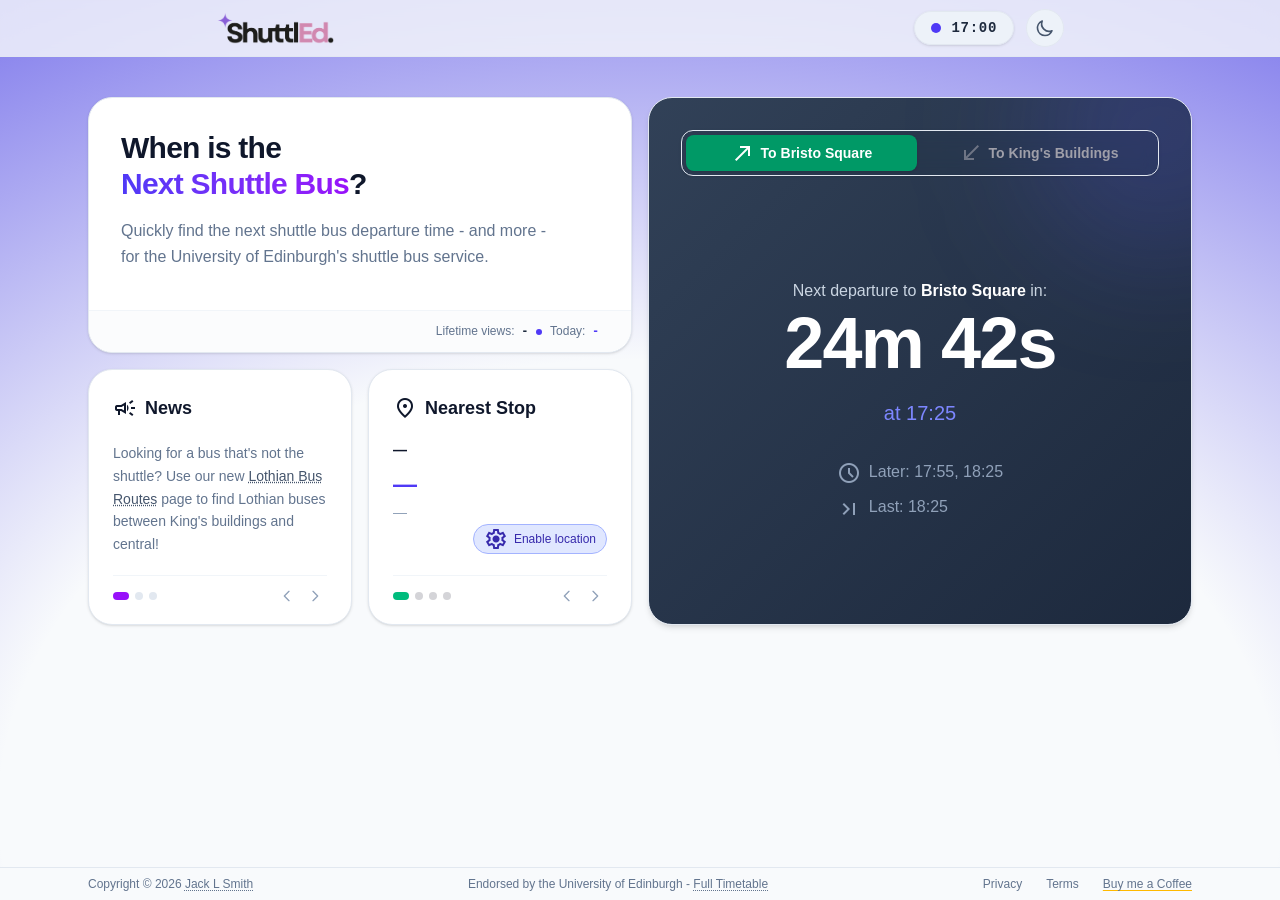
<file: index.html>
<!DOCTYPE html>
<html lang="en" class="h-full">

<head>
    <!-- Document metadata -->
    <meta charset="UTF-8">
    <meta name="viewport" content="width=device-width, initial-scale=1.0">

    <!-- SEO metadata -->
    <title>When is the Next Shuttle Bus? | ShuttlEd</title>
    <meta name="description"
        content="Quickly find the next shuttle bus departure time at the University of Edinburgh. Get real-time updates and walking distance to the nearest stop.">
    <meta name="robots" content="index, follow">
    <link rel="canonical" href="https://jack6228.github.io/Next-Shuttle-Bus/">

    <!-- Favicons (include at least one 48px-multiple PNG for Google) -->
    <link rel="icon" type="image/png" href="./favicon/favicon-96x96.png" sizes="96x96" />
    <link rel="icon" type="image/svg+xml" href="./favicon/favicon.svg" />
    <link rel="shortcut icon" href="./favicon/favicon.ico" />
    <link rel="apple-touch-icon" sizes="180x180" href="./favicon/apple-touch-icon.png" />
    <meta name="apple-mobile-web-app-title" content="ShuttlEd" />
    <link rel="manifest" href="./favicon/site.webmanifest" />

    <!-- Open Graph metadata -->
    <meta property="og:type" content="website">
    <meta property="og:url" content="https://jack6228.github.io/Next-Shuttle-Bus/">
    <meta property="og:title" content="When is the Next Shuttle Bus? | ShuttlEd">
    <meta property="og:description"
        content="Quickly find the next shuttle bus departure time at the University of Edinburgh. Get real-time updates and walking distance to the nearest stop.">
    <meta property="og:image" content="https://raw.githubusercontent.com/Jack6228/Next-Shuttle-Bus/refs/heads/main/favicon/favicon.png">
    <meta property="og:image:alt" content="ShuttlEd bus departure time preview">
    <meta property="og:site_name" content="ShuttlEd">
    <meta property="og:locale" content="en_GB">

    <!-- Twitter/X cards -->
    <meta name="twitter:card" content="summary_large_image">
    <meta name="twitter:title" content="When is the Next Shuttle Bus? | ShuttlEd">
    <meta name="twitter:description"
        content="Quickly find the next shuttle bus departure time at the University of Edinburgh.">
    <meta name="twitter:image" content="https://raw.githubusercontent.com/Jack6228/Next-Shuttle-Bus/refs/heads/main/favicon/favicon.png">

    <!-- Browser theme colors -->
    <meta name="theme-color" content="#10b981" media="(prefers-color-scheme: light)">
    <meta name="theme-color" content="#0f172a" media="(prefers-color-scheme: dark)">

    <!-- Tailwind build output -->
    <!-- <script src="https://cdn.tailwindcss.com"></script> -->
    <link rel="stylesheet" href="output.css">

    <!-- Font used by the clock -->
    <link rel="preconnect" href="https://fonts.googleapis.com">
    <link rel="preconnect" href="https://fonts.gstatic.com" crossorigin>
    <link href="https://fonts.googleapis.com/css2?family=JetBrains+Mono:wght@600&display=swap" rel="stylesheet">
    <!-- Material Symbols -->
    <link rel="stylesheet" href="https://fonts.googleapis.com/css2?family=Material+Symbols+Outlined:opsz,wght,FILL,GRAD@24,400,0,0" />

    <!-- Google Site Verification -->
    <meta name="google-site-verification" content="4o7tYkwMpDXRf1oA-fG8WzihH23llmTK_73tNOCM35s" />

    <!-- Schema.org WebSite Structured Data (Fixes Google Site Name) -->
    <script type="application/ld+json">
    {
      "@context": "https://schema.org",
      "@type": "WebSite",
      "name": "ShuttlEd",
      "alternateName": ["Next Shuttle Bus", "When is the Next Shuttle Bus?"],
      "url": "https://jack6228.github.io/Next-Shuttle-Bus/"
    }
    </script>

    <!-- Apply saved theme before first paint -->
    <script>
        // Prevents white flash on load
        const savedTheme = localStorage.getItem('theme');
        const prefersDark = window.matchMedia('(prefers-color-scheme: dark)').matches;
        if (savedTheme === 'dark' || (!savedTheme && prefersDark)) {
            document.documentElement.classList.add('dark');
        }
    </script>

    <style>
        a.dash-underline {
            text-decoration: underline;
            text-decoration-style: dotted;
            text-decoration-thickness: 1px;
            text-underline-offset: 2px;
            text-decoration-color: currentColor;
        }

        .material-symbols {
            font-variation-settings:
                'FILL' 0,
                'wght' 400,
                'GRAD' 0,
                'opsz' 24
        }

        /* Light theme */
        :root {
            --color-bg: #f8fafc;
            /* Off-white canvas */
            --gradient-from: #4f46e500;
            /* Transparent indigo */
            --gradient-to: #4f46e5;
            /* Indigo accent */
        }

        /* Dark theme */
        :root.dark,
        html.dark {
            --color-bg: #090d16;
            /* Deep navy canvas */
            --gradient-from: #9333ea00;
            /* Transparent purple */
            --gradient-to: #9333ea;
            /* Purple accent */
        }

        /* Apply theme variables */
        body {
            /* color: var(--color-text); */
            background-color: var(--color-bg);
            background-image: 
                /* radial-gradient(circle at 125% 125%, var(--gradient-from) 40%, var(--gradient-to)); */
                radial-gradient(125% 125% at 50% 90%, var(--gradient-from) 40%,
                    var(--gradient-to) 100%);
            transition: background-color 0.3s ease, color 0.3s ease;
            background-attachment: fixed;
        }
    </style>

</head>

<body
    class="h-full flex flex-col bg-slate-50 text-slate-900 dark:bg-slate-950 dark:text-slate-50 font-sans antialiased">

    <!-- Navigation -->
    <header
        class="sticky top-0 z-50 w-full border-b border-slate-200/80 dark:border-slate-800/80 bg-slate-50/80 dark:bg-slate-950/80 backdrop-blur-md">
        <div class="max-w-4xl mx-auto px-4 sm:px-6 h-14 flex items-center justify-between">
            <div class="text-xl font-bold tracking-tight text-slate-900 dark:text-white">
                <img id="logo-light" src="logoLight.png" alt="ShuttlEd Logo" class="h-8 w-auto dark:hidden">
                <img id="logo-dark" src="logoDark.png" alt="ShuttlEd Logo" class="h-8 w-auto hidden dark:block">
            </div>
            <div class="flex items-center gap-3">
                <div
                    class="flex items-center gap-2.5 px-4 py-1.5 rounded-full border border-slate-200 dark:border-slate-800 bg-slate-100/80 dark:bg-slate-900/80 shadow-sm text-sm font-mono font-semibold tracking-wider">
                    <span class="w-2.5 h-2.5 rounded-full bg-indigo-600 dark:bg-purple-500 animate-pulse"></span>
                    <span id="nav-clock" class="text-slate-800 dark:text-slate-200">--:--</span>
                </div>
                <button id="theme-toggle" aria-label="Toggle Theme"
                    class="p-2 rounded-full border border-slate-200 dark:border-slate-800 bg-slate-100/80 dark:bg-slate-900/80 hover:bg-slate-200 dark:hover:bg-slate-800 text-slate-600 dark:text-slate-400 transition-colors focus:outline-none">
                    <svg id="theme-toggle-sun" class="w-5 h-5 hidden" fill="none" stroke="currentColor"
                        viewBox="0 0 24 24">
                        <path stroke-linecap="round" stroke-linejoin="round" stroke-width="2"
                            d="M12 3v1m0 16v1m9-9h-1M4 12H3m15.364 6.364l-.707-.707M6.343 6.343l-.707-.707m12.728 0l-.707.707M6.343 17.657l-.707.707M16 12a4 4 0 11-8 0 4 4 0 018 0z" />
                    </svg>
                    <svg id="theme-toggle-moon" class="w-5 h-5 hidden" fill="none" stroke="currentColor"
                        viewBox="0 0 24 24">
                        <path stroke-linecap="round" stroke-linejoin="round" stroke-width="2"
                            d="M20.354 15.354A9 9 0 018.646 3.646 9.003 9.003 0 0012 21a9.003 9.003 0 008.354-5.646z" />
                    </svg>
                </button>
            </div>
        </div>
    </header>

    <!-- Main grid -->
    <main class="flex-1 max-w-6xl w-full mx-auto px-4 sm:px-6 py-6 sm:py-10">
        <div class="grid grid-cols-1 md:grid-cols-3 lg:grid-cols-4 gap-4 md:auto-rows-[16rem]">
            <!-- Use fixed auto-row height from md+ only; mobile rows size to content. -->

            <!-- Title -->
            <div
                class="md:col-span-2 lg:col-span-2 overflow-hidden rounded-3xl p-6 sm:p-8 border border-slate-200 dark:border-slate-800 bg-white dark:bg-slate-900 shadow-sm flex flex-col justify-between group hover:border-indigo-500/50 dark:hover:border-purple-500/50 transition-all duration-300 order-1 md:order-1">
                <!-- Clip the footer strip to rounded card corners. -->

                <div class="space-y-3">
                    <h2 class="text-2xl sm:text-3xl font-bold tracking-tight text-slate-900 dark:text-white">
                        When is the<br>
                        <span
                            class="relative inline-block
                             bg-gradient-to-r from-indigo-600 to-purple-600 dark:from-indigo-400 dark:to-purple-400 bg-clip-text text-transparent">
                            Next Shuttle Bus
                        </span>?
                    </h2>
                    <p class="text-base text-slate-500 dark:text-slate-400 max-w-md pt-1 leading-relaxed">
                        Quickly find the next shuttle bus departure time - and more - for the University of Edinburgh's shuttle bus service.
                    </p>
                </div>

                <div
                    class="-mx-6 sm:-mx-8 -mb-6 sm:-mb-8 mt-8 flex items-center justify-end border-t border-slate-100 dark:border-slate-800/80 px-6 sm:px-8 py-3 bg-slate-50/50 dark:bg-slate-900/50 rounded-b-3xl transition-all duration-300">
                    <div class="flex items-center gap-2 text-xs text-slate-500 dark:text-slate-400">
                        <p>Lifetime views:&nbsp;
                            <span id="visitorCount"
                                class="font-semibold text-slate-800 dark:text-slate-100 font-mono tracking-tight">-</span>
                        </p>
                        <span class="w-1.5 h-1.5 rounded-full bg-indigo-600 dark:bg-purple-500 animate-pulse"></span>
                        <p>Today:&nbsp;
                            <span id="visitorCountToday"
                                class="font-semibold text-indigo-600 dark:text-purple-400 font-mono tracking-tight">-</span>
                        </p>
                    </div>
                </div>
            </div>

            <!-- Countdown -->
            <div
                class="group relative flex min-h-[360px] flex-col items-center overflow-hidden rounded-3xl border border-slate-200 bg-gradient-to-br from-slate-700 to-slate-800 p-6 text-white shadow-md sm:p-8 md:col-span-1 md:row-span-2 lg:col-span-2 dark:border-slate-800 dark:from-slate-900 dark:to-slate-950 order-2 md:order-2 transition-all duration-300">
                <div
                    class="pointer-events-none absolute -right-24 -top-24 h-64 w-64 rounded-full bg-indigo-500/20 blur-3xl transition-all duration-500 group-hover:bg-indigo-500/30 dark:bg-purple-500/20 dark:group-hover:bg-purple-500/30">
                </div>

                <div class="relative z-10 flex w-full flex-1 flex-col">
                    <!-- Stretch the inner column reliably across breakpoints. -->

                    <!-- Top: Route Toggle Buttons -->
                    <div
                        class="mb-4 sm:mb-8 flex w-full rounded-xl border border-slate-200 bg-slate-900/5 p-1 shadow-sm backdrop-blur-sm dark:border-slate-700/60 dark:bg-slate-800/60 gap-1.5">
                        <!-- Full-width toggle bar with tighter spacing on small screens. -->
                        <button id="routeKB"
                            class="flex flex-1 justify-center items-center gap-1.5 rounded-lg px-2.5 sm:px-3.5 py-1.5 text-xs sm:text-sm font-semibold transition-all duration-200">
                            <!-- Equal-width buttons; compact sizing on mobile. -->
                            <span class="material-symbols-outlined text-base hidden sm:inline">north_east</span>
                               <!-- Hide icons on mobile to preserve label space. -->
                            <span>To Bristo Square</span>
                        </button>
                        <button id="routeBK"
                            class="flex flex-1 justify-center items-center gap-1.5 rounded-lg px-2.5 sm:px-3.5 py-1.5 text-xs sm:text-sm font-semibold transition-all duration-200">
                            <span
                                class="material-symbols-outlined text-base opacity-60 hidden sm:inline">south_west</span>
                            <span>To King's Buildings</span>
                        </button>
                    </div>

                    <!-- Main Timetable Countdown -->
                    <div class="flex flex-grow flex-col items-center justify-center text-center p-4">
                    
                        <!-- STATE 1: ACTIVE COUNTDOWN -->
                        <div id="stateActive" class="hidden flex flex-col items-center space-y-1">
                            <p class="text-sm sm:text-base font-medium text-slate-300 dark:text-slate-400">
                                Next departure to <span id="activeDestination" class="font-bold text-white"></span> in:
                            </p>
                            <p id="activeCountdown" class="text-6xl sm:text-7xl font-extrabold tabular-nums tracking-tight text-white mb-1">
                            </p>
                            <p id="activeDepartureTime" class="pt-4 text-xl font-medium text-indigo-400 dark:text-purple-400"></p>
                            
                        </div>
                        <!-- Supplementary Timetable Info -->
                        <div id="supplement" class="mt-8 space-y-2 text-left w-fit mx-auto">
                            <div class="flex items-center gap-2">
                                <span class="material-symbols-outlined text-base text-slate-400 mt-0.5">schedule</span>
                                <p id="timeDisplayUnderneath" class="text-base text-slate-400 dark:text-slate-500">—</p>
                            </div>
                            <div class="flex items-center gap-2">
                                <span class="material-symbols-outlined text-base text-slate-400 mt-1">last_page</span>
                                <p id="timeDisplayUnderUnder" class="text-base text-slate-400 dark:text-slate-500">—</p>
                            </div>
                        </div>
                    
                        <!-- STATE 2: FUTURE DATE / NEXT WORKING DAY -->
                        <div id="stateFuture"
                            class="hidden flex flex-col items-center space-y-3 bg-slate-800/50 border border-slate-700/60 rounded-2xl p-6 max-w-sm w-full backdrop-blur-sm">
                            <div class="p-1 text-indigo-400 rounded-full">
                                <span class="material-symbols-outlined text-3xl">event_upcoming</span>
                                <p class="text-xs uppercase tracking-wider font-semibold text-slate-400">Next Service</p>
                            </div>
                            <div>
                                <p class="text-sm text-slate-300">Shuttle to <span id="futureDestination"
                                        class="font-bold text-white"></span></p>
                            </div>
                            <p id="futureTime" class="text-4xl font-extrabold text-white tracking-tight my-1"></p>
                            <span id="futureDate"
                                class="inline-flex items-center gap-1.5 px-3 py-1 mt-2 rounded-full text-xs font-medium bg-indigo-500/20 text-indigo-300 border border-indigo-500/30">
                                —
                            </span>
                        </div>
                    
                        <!-- STATE 3: OUT OF SERVICE -->
                        <div id="stateOutOfService"
                            class="hidden flex flex-col items-center space-y-3 bg-slate-800/30 border border-slate-800 rounded-2xl p-6 max-w-sm w-full">
                            <div class="p-3 text-amber-400 rounded-full">
                                <span class="material-symbols-outlined text-3xl">block</span>
                            </div>
                            <h3 class="text-xl font-semibold text-white">No departures soon</h3>
                            <p class="text-sm text-slate-400 max-w-xs">
                                The shuttle is currently out of service until next semester.
                            </p>
                        </div>
                    
                    </div>
                </div>
            </div>

            <!-- News carousel -->
            <div data-carousel
                data-interval="8"
                data-dot-active="bg-purple-600 dark:bg-indigo-400 w-4"
                data-dot-inactive="bg-slate-200 dark:bg-slate-800 w-2"
                class="rounded-3xl p-6 border border-slate-200 dark:border-slate-800 bg-white dark:bg-slate-900 shadow-sm flex flex-col justify-between hover:border-indigo-500/50 dark:hover:border-purple-500/50 transition-all duration-300 relative overflow-hidden group order-4 md:order-3">
                
                <div>
                    <h4 class="text-lg font-bold text-slate-900 dark:text-white mb-1 flex items-center gap-2">
                        <span class="material-symbols-outlined">campaign</span>
                        <span>News</span>
                    </h4>
                </div>
            
                <!-- Slides -->
                <div class="relative flex-1 overflow-hidden min-h-[11rem] md:min-h-0">

                    <!-- Slide 3 (disabled) -->
                    <div
                        class="carousel-slide transition-all duration-500 ease-in-out transform translate-x-full opacity-0 absolute inset-0 flex flex-col justify-between pointer-events-none">
                        <div class="flex flex-col h-full min-h-[160px]">
                    
                            <p class="text-sm text-slate-500 dark:text-slate-400 leading-relaxed mt-4">
                                Looking for a bus that's not the shuttle? Use our new <a
                                    class="font-normal text-slate-600 underline decoration-dotted decoration-slate-600 hover:text-purple-600 hover:decoration-solid hover:decoration-purple-600 transition-all"
                                    href="./buses.html">Lothian Bus Routes</a> page to find Lothian buses between King's buildings and
                                central!
                            </p>
                        </div>
                    </div>

                    <!-- Slide 1 -->
                    <div
                        class="carousel-slide transition-all duration-500 ease-in-out transform translate-x-0 opacity-100 absolute inset-0 flex flex-col justify-start gap-4">
                        <div class="flex flex-col h-full min-h-[160px]">
                            <p class="text-sm text-slate-500 dark:text-slate-400 leading-relaxed mt-4">
                                New semester. New design. Check out our latest refresh, called <b>Shuttl<span class="text-indigo-600 dark:text-purple-400">Ed</span></b>, with a new layout and brand new features!
                            </p>
                        </div>
                    </div>
            
                    <!-- Slide 2 -->
                    <div
                        class="carousel-slide transition-all duration-500 ease-in-out transform translate-x-full opacity-0 absolute inset-0 flex flex-col justify-between pointer-events-none">
                        <div class="flex flex-col h-full min-h-[160px]">
                            <p class="text-sm text-slate-500 dark:text-slate-400 leading-relaxed mt-4">
                                Looking to boost your CV? Consider submitting your research for publication in the <a class="hover:text-sky-500 dark:hover:text-sky-100 transition-colors dash-underline hover:decoration-solid"
                                    href="https://journals.ed.ac.uk/esjs" target="_blank">Edinburgh Student Journal of Science</a>!
                            </p>
                        </div>
                    </div>

                </div>
            
                <!-- Navigation controls -->
                <div class="flex items-center justify-between pt-2 -mb-2 border-t border-slate-100 dark:border-slate-800 z-10 transition-all duration-300">
                    <div class="flex items-center gap-1.5">
                        <button class="carousel-dot w-4 h-2 rounded-full bg-emerald-500 dark:bg-teal-400 transition-all"
                            data-slide-to="0"></button>
                        <button class="carousel-dot w-2 h-2 rounded-full bg-zinc-300 dark:bg-zinc-700 transition-all"
                            data-slide-to="1"></button>
                        <button class="carousel-dot w-2 h-2 rounded-full bg-zinc-300 dark:bg-zinc-700 transition-all"
                            data-slide-to="2"></button>
                    </div>
                    <div class="flex items-center gap-1">
                        <button
                            class="carousel-prev p-1 rounded-md text-slate-400 hover:text-slate-900 dark:hover:text-white hover:bg-slate-100 dark:hover:bg-slate-800 transition-colors">
                            <svg class="w-4 h-4" fill="none" stroke="currentColor" viewBox="0 0 24 24">
                                <path stroke-linecap="round" stroke-linejoin="round" stroke-width="2" d="M15 19l-7-7 7-7" />
                            </svg>
                        </button>
                        <button
                            class="carousel-next p-1 rounded-md text-slate-400 hover:text-slate-900 dark:hover:text-white hover:bg-slate-100 dark:hover:bg-slate-800 transition-colors">
                            <svg class="w-4 h-4" fill="none" stroke="currentColor" viewBox="0 0 24 24">
                                <path stroke-linecap="round" stroke-linejoin="round" stroke-width="2" d="M9 5l7 7-7 7" />
                            </svg>
                        </button>
                    </div>
                </div>
            </div>

            <!-- Tools carousel -->
            <div data-carousel
                data-interval="5"
                data-dot-active="bg-emerald-500 dark:bg-teal-400 w-4"
                data-dot-inactive="bg-zinc-300 dark:bg-zinc-700 w-2"
                class="rounded-3xl p-6 border border-slate-200 dark:border-slate-800 bg-white dark:bg-slate-900 shadow-sm flex flex-col justify-between hover:border-indigo-500/50 dark:hover:border-purple-500/50 transition-all duration-300 relative overflow-hidden group order-3 md:order-4">

                <!-- Slides -->
                <div class="relative flex-1 overflow-hidden min-h-[11rem] md:min-h-0">
                    <!-- Slide 1: Location and distance -->
                    <div
                        class="carousel-slide transition-all duration-500 ease-in-out transform translate-x-0 opacity-100 absolute inset-0 flex flex-col justify-start gap-4">
                        <div>
                            <h4 class="text-lg font-bold text-slate-900 dark:text-white mb-1 flex items-center gap-2">
                                <span class="material-symbols-outlined">location_on</span>
                                <span>Nearest Stop</span>
                            </h4>
                        </div>
                        <div class="panel-value flex flex-col gap-1 text-slate-900 dark:text-white">
                            <div>
                                <span id="nearestStopValue"
                                    class="text-sm font-bold tracking-wide leading-tight block mb-2">—</span>
                            </div>
                            <div class="flex items-baseline gap-1">
                                <span id="distanceValue"
                                    class="text-2xl font-black leading-none text-indigo-600 dark:text-purple-400">—</span>
                                <span id="distanceSuffix" 
                                    class="unit text-xs font-semibold text-slate-500 tracking-wider"></span>
                            </div>
                            <div>
                                <span id="walkTimeValue"
                                    class="text-sm font-medium text-slate-400 dark:text-slate-500 leading-none">—</span>
                            </div>
                        </div>
                        <button id="locationPill"
                            class="hidden inline-flex items-center gap-1.5 px-2.5 py-0.5 text-xs font-medium rounded-full bg-indigo-100 text-indigo-800 dark:bg-indigo-950/80 dark:text-indigo-300 border border-indigo-300 dark:border-indigo-800 hover:bg-indigo-200 dark:hover:bg-indigo-900 transition-colors w-fit self-end -mt-4">
                            <span class="material-symbols-outlined text-base" id="locationIcon">settings</span>
                            <span id="locationSub">Enable location</span>
                        </button>
                    </div>

                    <!-- Slide 2: Today -->
                    <div
                        class="carousel-slide transition-all duration-500 ease-in-out transform translate-x-full opacity-0 absolute inset-0 flex flex-col justify-between pointer-events-none">
                        <div class="flex flex-col h-full min-h-[160px]">
                            <div>
                                <h4 class="text-lg font-bold text-slate-900 dark:text-white mb-1 flex items-center gap-2">
                                    <span class="material-symbols-outlined">directions_bus</span>
                                    <span>Today</span>
                                </h4>
                            </div>
                            <div class="flex-1 flex flex-col items-center justify-center text-center">
                                <div class="flex items-baseline gap-1.5">
                                    <span id="departuresRemainingLabel"
                                        class="text-5xl font-black tracking-tight text-indigo-600 dark:text-purple-400 leading-none">0</span>
                                </div>
                                <span class="mt-2 text-xs font-medium text-slate-500 dark:text-slate-400 tracking-wide">Departures
                                    Remaining Today</span>
                            </div>
                        </div>
                    </div>

                    <!-- Slide 3: Timetable -->
                    <div
                        class="carousel-slide transition-all duration-500 ease-in-out transform translate-x-full opacity-0 absolute inset-0 flex flex-col justify-between pointer-events-none">
                        <div class="flex flex-col h-full min-h-[160px]">
                            <div>
                                <h4 class="text-lg font-bold text-slate-900 dark:text-white mb-1 flex items-center gap-2">
                                    <span class="material-symbols-outlined">calendar_today</span>
                                    <span>Timetable</span>
                                </h4>
                            </div>
                            <div class="flex-1 flex flex-col items-center justify-center text-center">
                                <!-- Link to full timetable -->
                                <a href="timetable.html"
                                    class="inline-flex items-center gap-1.5 px-3 py-2 text-sm font-medium rounded-lg border border-indigo-600 dark:border-purple-500 bg-transparent text-indigo-600 dark:text-purple-400 hover:bg-indigo-50 dark:hover:bg-purple-500/10 transition-colors">
                                    <span>View Live Timetable</span>
                                    <span class="material-symbols-outlined text-base">arrow_forward</span>
                                </a>
                            </div>
                        </div>
                    </div>

                    <!-- Slide 4: Journey time -->
                    <div
                        class="carousel-slide transition-all duration-500 ease-in-out transform translate-x-full opacity-0 absolute inset-0 flex flex-col justify-between pointer-events-none">
                        <div class="flex flex-col h-full min-h-[160px]">
                            <div>
                                <h4
                                    class="text-lg font-bold text-slate-900 dark:text-white mb-1 flex items-center gap-2">
                                    <span class="material-symbols-outlined">schedule</span>
                                    <span>Journey Time</span>
                                </h4>
                            </div>
                            <div class="flex-1 flex flex-col items-center justify-center text-center">
                                <div class="flex items-baseline gap-1.5">
                                    <span id="avgJourneyTimeValue"
                                        class="text-5xl font-black tracking-tight text-indigo-600 dark:text-purple-400 leading-none">15</span>
                                    <span
                                        class="text-xl font-bold text-indigo-600 dark:text-purple-400 leading-none">mins</span>
                                </div>
                                <span
                                    class="mt-2 text-xs font-medium text-slate-500 dark:text-slate-400 tracking-wide">On
                                    Average</span>
                            </div>
                        </div>
                    </div>

                </div>

                <!-- Navigation controls -->
                <div
                    class="flex items-center justify-between pt-2 -mb-2 border-t border-slate-100 dark:border-slate-800 z-10 transition-all duration-300">
                    <div class="flex items-center gap-1.5">
                        <button class="carousel-dot w-4 h-2 rounded-full bg-emerald-500 dark:bg-teal-400 transition-all"
                            data-slide-to="0"></button>
                        <button class="carousel-dot w-2 h-2 rounded-full bg-zinc-300 dark:bg-zinc-700 transition-all"
                            data-slide-to="1"></button>
                        <button class="carousel-dot w-2 h-2 rounded-full bg-zinc-300 dark:bg-zinc-700 transition-all"
                            data-slide-to="2"></button>
                        <button class="carousel-dot w-2 h-2 rounded-full bg-zinc-300 dark:bg-zinc-700 transition-all"
                            data-slide-to="3"></button>
                    </div>
                    <div class="flex items-center gap-1">
                        <button
                            class="carousel-prev p-1 rounded-md text-slate-400 hover:text-slate-900 dark:hover:text-white hover:bg-slate-100 dark:hover:bg-slate-800 transition-colors">
                            <svg class="w-4 h-4" fill="none" stroke="currentColor" viewBox="0 0 24 24">
                                <path stroke-linecap="round" stroke-linejoin="round" stroke-width="2" d="M15 19l-7-7 7-7" />
                            </svg>
                        </button>
                        <button
                            class="carousel-next p-1 rounded-md text-slate-400 hover:text-slate-900 dark:hover:text-white hover:bg-slate-100 dark:hover:bg-slate-800 transition-colors">
                            <svg class="w-4 h-4" fill="none" stroke="currentColor" viewBox="0 0 24 24">
                                <path stroke-linecap="round" stroke-linejoin="round" stroke-width="2" d="M9 5l7 7-7 7" />
                            </svg>
                        </button>
                    </div>
                </div>
            </div>
        </div>
    </main>

    <!-- Footer -->
    <footer class="w-full border-t border-slate-200 dark:border-slate-800 py-2 bg-slate-50 dark:bg-slate-950">
        <div
            class="max-w-6xl mx-auto px-4 sm:px-6 flex flex-col sm:flex-row items-center justify-between gap-4 text-xs text-slate-500 dark:text-slate-400">
            <p>Copyright &copy; <span id="year"></span> <a
                    class="hover:text-slate-900 dark:hover:text-slate-100 transition-colors dash-underline hover:decoration-solid"
                    href="https://www.linkedin.com/in/jack-l-smith/" target="_blank">Jack L Smith</a></p>
            <p>Endorsed by the University of Edinburgh - <a
                    class="hover:text-slate-900 dark:hover:text-slate-100 transition-colors dash-underline hover:decoration-solid"
                    href="timetable.html">Full Timetable</a></p>
            <div class="flex items-center gap-6">
                <a href="privacy.html"
                    class="hover:text-slate-900 dark:hover:text-slate-100 transition-colors">Privacy</a>
                <a href="terms.html" class="hover:text-slate-900 dark:hover:text-slate-100 transition-colors">Terms</a>
                <a href="https://ko-fi.com/jacklsmith" target="_blank" class="hover:text-slate-900 dark:hover:text-slate-100 transition-colors underline decoration-amber-400 decoration-1 underline-offset-2 hover:decoration-amber-500">
                    Buy me a Coffee
                </a>
            </div>
        </div>
    </footer>

    <!-- Scripts -->
    <script src="schedule-data.js"></script>
    <script>

        // Format hit counts (e.g. 1130 -> 1.1k, 1234567 -> 1.2M)
        function formatNumber(num) {
            if (num >= 1e6) {
                return (num / 1e6).toFixed(1).replace(/\.0$/, '') + 'M';
            }
            if (num >= 1e3) {
                return (num / 1e3).toFixed(1).replace(/\.0$/, '') + 'k';
            }
            return num.toString();
        }

        // Optional visitor counter integration
        (async function initVisitorCounters() {
            const namespace = 'jack6228.github.io';
            const totalKey = 'shuttle-bus-v-total';
            // Daily key resets automatically each day
            const todayDate = new Date().toISOString().slice(0, 10);
            const todayKey = `shuttle-bus-v-${todayDate}`;
            const previous_hits = 38816; // Previous total hits before implementing the counter
          try {
                // Increment total hits
                const totalRes = await fetch(`https://abacus.jasoncameron.dev/hit/${namespace}/${totalKey}`);
                const totalData = await totalRes.json();
                document.getElementById('visitorCount').textContent = formatNumber(totalData.value + previous_hits);
                // Increment today's hits
                const todayRes = await fetch(`https://abacus.jasoncameron.dev/hit/${namespace}/${todayKey}`);
                const todayData = await todayRes.json();
                document.getElementById('visitorCountToday').textContent = todayData.value.toLocaleString();
            } catch (error) {
                console.error('Failed to update visitor counts:', error);
            }
        })();

        /**
    * ==========================================
    * GLOBAL TIME
    * ==========================================
    * Single time source for clock, countdown, and footer.
    * 
    * Set OVERRIDE_TIME for deterministic testing.
    */

        // Example: "2025-09-08T17:30:00"
        const OVERRIDE_TIME = "2026-09-15T14:55:00";
        // Compute offset once at startup
        const TIME_OFFSET = OVERRIDE_TIME
            ? new Date(OVERRIDE_TIME).getTime() - Date.now()
            : 0;

        function getCurrentTime() {
            // return new Date(Date.now() + TIME_OFFSET);
            return new Date();
        }

        /**
         * ==========================================
         * 1. LIVE CLOCK
         * ==========================================
         * Updates the navbar clock in HH:MM format.
         */
        function updateClock() {
            const clockElement = document.getElementById('nav-clock');

            // Read from the shared time source
            const now = getCurrentTime();

            // Always render two digits per field
            const hours = String(now.getHours()).padStart(2, '0');
            const minutes = String(now.getMinutes()).padStart(2, '0');

            // Update UI
            clockElement.textContent = `${hours}:${minutes}`;
        }
        // Render immediately, then refresh every second
        updateClock();
        setInterval(updateClock, 1000);

        /**
     * ==========================================
    * 2. THEME TOGGLE
     * ==========================================
    * Handles theme switching, persistence, and icon state.
     */
        const htmlElement = document.documentElement;
        const themeToggleBtn = document.getElementById('theme-toggle');
        const sunIcon = document.getElementById('theme-toggle-sun');
        const moonIcon = document.getElementById('theme-toggle-moon');

        // Apply theme class, icon visibility, and saved preference
        function applyTheme(isDark) {
            if (isDark) {
                htmlElement.classList.add('dark');
                sunIcon?.classList.remove('hidden');
                moonIcon?.classList.add('hidden');
            } else {
                htmlElement.classList.remove('dark');
                moonIcon?.classList.remove('hidden');
                sunIcon?.classList.add('hidden');
            }

            localStorage.setItem('theme', isDark ? 'dark' : 'light');
        }

        // Sync icons with the class set in head
        applyTheme(htmlElement.classList.contains('dark'));

        // Toggle on user click
        themeToggleBtn?.addEventListener('click', () => {
            const isCurrentlyDark = htmlElement.classList.contains('dark');
            applyTheme(!isCurrentlyDark);
        });


        /**
         * ==========================================
         * 3. GEOLOCATION AND WALKING DISTANCE
         * ==========================================
         * Requests permission and computes nearest stop and walk estimate.
         */
        document.addEventListener('DOMContentLoaded', () => {

            // Initialize all carousels
            document.querySelectorAll('[data-carousel]').forEach((carouselEl) => {
                new BentoCarousel(carouselEl);
            });

            // Restore tracking if permission is already granted
            checkAndRestoreLocation();

            // updateCarousel();
            // startAutoRotate();

            // Cache DOM nodes
            const locationPill = document.getElementById('locationPill');
            const nearestStopValue = document.getElementById('nearestStopValue');
            const distanceValue = document.getElementById('distanceValue');
            const distanceSuffix = document.getElementById('distanceSuffix');
            const walkTimeValue = document.getElementById('walkTimeValue');
            const locationSub = document.getElementById('locationSub');
            const locationIcon = document.getElementById('locationIcon');
            const departuresRemainingLabel = document.getElementById('departuresRemainingLabel');

            // Pause rotation on hover
            // const carouselContainer = document.querySelector('.carousel-slide')?.parentElement;
            // if (carouselContainer) {
            //     carouselContainer.addEventListener('mouseenter', stopAutoRotate);
            //     carouselContainer.addEventListener('mouseleave', startAutoRotate);
            // }

            // Stop coordinates
            const Bristo_Location = { lat: 55.945997180115064, lng: -3.188858238696281 };
            const Kings_Buildings_Location = { lat: 55.92406489207606, lng: -3.1776720671436687 };

            // Walking constants
            const SPEED_KMH = 3;
            const METERS_PER_MINUTE = (SPEED_KMH * 1000) / 60; // Approx 50 meters per minute

            // Haversine distance in meters
            function getHaversineDistance(lat1, lon1, lat2, lon2) {
                const R = 6371000;
                const toRad = (angle) => (angle * Math.PI) / 180;
                const dLat = toRad(lat2 - lat1);
                const dLon = toRad(lon2 - lon1);
                const a = Math.sin(dLat / 2) * Math.sin(dLat / 2) +
                    Math.cos(toRad(lat1)) * Math.cos(toRad(lat2)) *
                    Math.sin(dLon / 2) * Math.sin(dLon / 2);
                const c = 2 * Math.atan2(Math.sqrt(a), Math.sqrt(1 - a));
                return R * c;
            }

            // Update UI when location resolves
            function handleLocationSuccess(position) {
                const { latitude, longitude } = position.coords;
                const BristodistanceMeters = Math.round(getHaversineDistance(latitude, longitude, Bristo_Location.lat, Bristo_Location.lng));
                const KBDistanceMeters = Math.round(getHaversineDistance(latitude, longitude, Kings_Buildings_Location.lat, Kings_Buildings_Location.lng));

                // Choose nearest stop
                let nearestStop, distanceMeters;
                if (BristodistanceMeters < KBDistanceMeters) {
                    nearestStop = "Bristo Square";
                    distanceMeters = BristodistanceMeters;
                    selectRoute("routeBK");
                } else {
                    nearestStop = "King's Buildings";
                    distanceMeters = KBDistanceMeters;
                    selectRoute("routeKB");
                }

                // Round up walk time estimate
                const walkTimeMinutes = Math.ceil(distanceMeters / METERS_PER_MINUTE);

                // Hide request pill and populate outputs
                locationPill.classList.add('hidden');
                locationPill.classList.remove('inline-flex');
                if (nearestStopValue) nearestStopValue.textContent = nearestStop.trim();
                if (distanceValue) {
                    let distanceText;
                    let distanceSuffixText;
                    if (distanceMeters >= 1000) {
                        distanceText = (distanceMeters / 1000).toFixed(distanceMeters % 1000 === 0 ? 0 : 1);
                        distanceSuffixText = 'km away';
                    } else {
                        distanceText = distanceMeters.toLocaleString();
                        distanceSuffixText = 'm away';
                    }
                    // Optional: annotate very long distances
                    distanceValue.textContent = `${distanceText}`;
                    distanceSuffix.textContent = distanceSuffixText;
                }
                if (walkTimeValue) {
                    if (distanceMeters >= 5000) {
                        walkTimeValue.textContent = `you probably shouldn't walk this far`.trim();
                    } else {
                        walkTimeValue.textContent = `~${walkTimeMinutes} min walk`.trim();
                    }
                }
            }

            // Track geolocation watch state
            let watchId = null;

            

            async function checkAndRestoreLocation() {
                if (!("navigator" in window && "permissions" in navigator)) return;

                try {
                    const status = await navigator.permissions.query({ name: "geolocation" });
                    if (status.state === "granted") {
                        // Auto-start if already granted
                        startLocationTracking();
                    }

                    // Stop if permission is revoked
                    status.onchange = () => {
                        if (status.state === "denied") stopLocationTracking();
                    };
                } catch (e) {
                    // Ignore unsupported permissions API
                }
            }

            function requestLocation() {
                // Toggle tracking from the pill button
                if (watchId !== null) {
                    // Disable tracking if already active
                    stopLocationTracking();
                    return;
                }
                startLocationTracking();
            }

            function startLocationTracking() {
                if (!("geolocation" in navigator)) {
                    locationSub.textContent = "Not Supported";
                    locationIcon.textContent = "location_disabled";
                    return;
                }

                locationSub.textContent = "Locating...";

                // watchPosition updates as the device moves
                watchId = navigator.geolocation.watchPosition(
                    (position) => {
                        // Active tracking UI state
                        locationPill.classList.add("bg-indigo-600", "text-white");
                        locationIcon.textContent = "my_location";
                        locationSub.textContent = "Live Updates";

                        handleLocationSuccess(position);
                    },
                    (error) => {
                        stopLocationTracking();
                        if (error.code === error.PERMISSION_DENIED) {
                            locationSub.textContent = "Access Denied";
                            locationIcon.textContent = "location_disabled";
                            // Debug fallback example
                            // position = {
                            //     coords: {
                            //         latitude: -51.5074,
                            //         longitude: -80.1278
                            //     }
                            // };
                            handleLocationSuccess(position);
                        } else {
                            locationSub.textContent = "Location Error";
                            locationIcon.textContent = "error";
                        }
                    },
                    {
                        enableHighAccuracy: true,
                        timeout: 10000,
                        maximumAge: 10000 // Reuse cached position for up to 10s
                    }
                );
            }

            function stopLocationTracking() {
                if (watchId !== null) {
                    navigator.geolocation.clearWatch(watchId);
                    watchId = null;
                }
                locationPill.classList.remove("bg-indigo-600", "text-white");
                locationIcon.textContent = "location_searching";
                locationSub.textContent = "Enable Location";
            }

            // If already granted, fetch without prompting
            if (navigator.permissions && navigator.permissions.query) {
                navigator.permissions.query({ name: 'geolocation' }).then((result) => {
                    if (result.state === 'granted') {
                        navigator.geolocation.getCurrentPosition(handleLocationSuccess);
                    } else {
                        // Show enable button when not yet granted
                        locationPill.classList.remove('hidden');
                        locationPill.classList.add('inline-flex');
                    }
                });
            } else {
                locationPill.classList.remove('hidden');
                locationPill.classList.add('inline-flex');
            }

            // Bind click handler
            locationPill.addEventListener('click', requestLocation);
        });

        

    class BentoCarousel {
            constructor(containerElement) {
                this.container = containerElement;
                this.slides = this.container.querySelectorAll('.carousel-slide');
                this.dots = this.container.querySelectorAll('.carousel-dot');
                this.prevBtn = this.container.querySelector('.carousel-prev');
                this.nextBtn = this.container.querySelector('.carousel-next');

                const seconds = parseFloat(this.container.dataset.interval) || 5;
                this.rotateInterval = seconds * 1000;

                this.activeDotClass = this.container.dataset.dotActive || 'bg-emerald-500 dark:bg-teal-400 w-4';
                this.inactiveDotClass = this.container.dataset.dotInactive || 'bg-zinc-300 dark:bg-zinc-700 w-2';

                this.currentSlide = 0;
                this.autoRotateTimer = null;

                this.init();
            }

            init() {
                if (this.slides.length === 0) return;

                if (this.nextBtn) this.nextBtn.addEventListener('click', () => this.nextSlide(true));
                if (this.prevBtn) this.prevBtn.addEventListener('click', () => this.prevSlide());

                this.dots.forEach((dot) => {
                    dot.addEventListener('click', () => {
                        const targetIndex = parseInt(dot.getAttribute('data-slide-to'), 10);
                        if (!isNaN(targetIndex)) this.goToSlide(targetIndex);
                    });
                });

                // Pause/resume only this carousel on hover
                this.container.addEventListener('mouseenter', () => this.stopAutoRotate());
                this.container.addEventListener('mouseleave', () => this.startAutoRotate());

                this.updateCarousel();
                this.startAutoRotate();
            }

            updateCarousel() {
                this.slides.forEach((slide, index) => {
                    if (index === this.currentSlide) {
                        slide.classList.remove('translate-x-full', '-translate-x-full', 'opacity-0', 'pointer-events-none');
                        slide.classList.add('translate-x-0', 'opacity-100');
                    } else if (index < this.currentSlide) {
                        slide.classList.remove('translate-x-0', 'translate-x-full', 'opacity-100');
                        slide.classList.add('-translate-x-full', 'opacity-0', 'pointer-events-none');
                    } else {
                        slide.classList.remove('translate-x-0', '-translate-x-full', 'opacity-100');
                        slide.classList.add('translate-x-full', 'opacity-0', 'pointer-events-none');
                    }
                });

                this.dots.forEach((dot, index) => {
                    const baseClasses = 'carousel-dot h-2 rounded-full transition-all duration-300';
                    if (index === this.currentSlide) {
                        dot.className = `${baseClasses} ${this.activeDotClass}`;
                    } else {
                        dot.className = `${baseClasses} ${this.inactiveDotClass}`;
                    }
                });
            }

            startAutoRotate() {
                if (this.slides.length <= 1) return;
                this.stopAutoRotate();
                this.autoRotateTimer = setInterval(() => {
                    this.nextSlide(false);
                }, this.rotateInterval);
            }

            stopAutoRotate() {
                if (this.autoRotateTimer) {
                    clearInterval(this.autoRotateTimer);
                    this.autoRotateTimer = null;
                }
            }

            goToSlide(index) {
                this.currentSlide = index;
                this.updateCarousel();
                this.startAutoRotate();
            }

            nextSlide(userInitiated = true) {
                this.currentSlide = (this.currentSlide + 1) % this.slides.length;
                this.updateCarousel();
                if (userInitiated) this.startAutoRotate();
            }

            prevSlide() {
                this.currentSlide = (this.currentSlide - 1 + this.slides.length) % this.slides.length;
                this.updateCarousel();
                this.startAutoRotate();
            }
        }

        /**
         * ==========================================
         * 5. FOOTER YEAR
         * ==========================================
         * Keeps the footer year in sync with the shared time source.
         */
        document.getElementById('year').textContent = getCurrentTime().getFullYear();

        /**
         * ==========================================
         * 6. SHUTTLE TIMETABLE AND COUNTDOWN
         * ==========================================
         * Handles route selection, next departure lookup, and countdown rendering.
         */

        // Last service date guard to prevent infinite date scanning
        const LAST_SERVICE_DATE = routeDates[routeDates.length - 1].end;

        // Route definitions
        const routes = {
            routeKB: { times: routeKBTimes, destination: "Bristo Square" },
            routeBK: { times: routeBKTimes, destination: "King's Buildings" }
        };

        // Cache frequently used DOM nodes
        const el = {
            top: document.getElementById("timeDisplayTop"),
            middle: document.getElementById("timeDisplayMiddle"),
            bottom: document.getElementById("timeDisplayBottom"),
            under: document.getElementById("timeDisplayUnderneath"),
            underUnder: document.getElementById("timeDisplayUnderUnder"),
            routeKB: document.getElementById("routeKB"),
            routeBK: document.getElementById("routeBK")
        };

        let currentRouteId = "routeKB";

        // Route toggle button classes
        const activeBtnClasses = ['bg-emerald-600', 'text-white', 'shadow-sm'];
        const inactiveBtnClasses = ['text-zinc-400', 'dark:text-zinc-400', 'hover:bg-zinc-200/50', 'hover:text-zinc-900', 'dark:hover:bg-zinc-700/50', 'dark:hover:text-white'];

        // Update route button state
        function updateBtnState(btn, isActive) {
            if (isActive) {
                btn.classList.add(...activeBtnClasses);
                btn.classList.remove(...inactiveBtnClasses);
            } else {
                btn.classList.add(...inactiveBtnClasses);
                btn.classList.remove(...activeBtnClasses);
            }
        }

        // Select active route and refresh immediately
        function selectRoute(routeId) {
            currentRouteId = routeId;
            updateBtnState(el.routeKB, routeId === "routeKB");
            updateBtnState(el.routeBK, routeId === "routeBK");
            updateTimeDisplay();
        }

        // Bind route toggle events
        el.routeKB.addEventListener("click", () => selectRoute("routeKB"));
        el.routeBK.addEventListener("click", () => selectRoute("routeBK"));

        // True when date is a weekday in any service range
        function isServiceDay(date) {
            const isWeekday = date.getDay() >= 1 && date.getDay() <= 5;
            const time = date.getTime();
            const inRange = routeDates.some(r => time >= r.start.getTime() && time <= r.end.getTime());
            return isWeekday && inRange;
        }

        // Build a Date from day + HH:MM
        function departureOn(day, timeStr) {
            const [hours, minutes] = timeStr.split(":").map(Number);
            const d = new Date(day);
            d.setHours(hours, minutes, 0, 0);
            return d;
        }

        // Format time for UI display
        function formatTime(date) {
            return date.toLocaleTimeString("en-GB", {
                timeZone: "Europe/London",
                hour: "2-digit",
                minute: "2-digit"
            });
        }

        // Compute next departure and display state
        function getNextDeparture() {
            // Use shared time source
            const now = getCurrentTime();

            const times = routes[currentRouteId].times;
            const today = new Date(now);
            today.setHours(0, 0, 0, 0);

            // Find next departure today
            const nextToday = times
                .map(t => departureOn(today, t.departure))
                .find(d => d > now);

            // No valid departure today or not a service day
            if (!nextToday || !isServiceDay(now)) {
                const nextDay = new Date(today);

                // Advance until the next valid service day
                do {
                    nextDay.setDate(nextDay.getDate() + 1);
                    if (nextDay > LAST_SERVICE_DATE) return { status: "outOfService" };
                } while (!isServiceDay(nextDay));

                // Return future-service state
                return {
                    status: "futureDate",
                    nextDepartureTime: formatTime(departureOn(nextDay, times[0].departure)),
                    nextDepartureDate: nextDay.toLocaleDateString("en-GB", {
                        weekday: "long",
                        day: "numeric",
                        month: "long"
                    })
                };
            }

            // Active service: calculate remaining time
            const diffMs = nextToday - now;
            const hours = Math.floor(diffMs / 3_600_000);
            const minutes = Math.floor((diffMs % 3_600_000) / 60_000);
            const seconds = Math.floor((diffMs % 60_000) / 1000);

            // Next three departures for the supplement row
            const later = times
                .map(t => departureOn(today, t.departure))
                .filter(d => d > nextToday)
                .slice(0, 3)
                .map(formatTime);

            return {
                status: "success",
                nextDepartureTime: formatTime(nextToday),
                timeRemaining: `${hours}h ${minutes}m ${seconds}s`,
                futureDepartures: later.length ? later : ["-"]
            };
        }

        // Render active/future/out-of-service state
        function updateTimeDisplay() {
                const result = getNextDeparture();
                const { destination, times } = routes[currentRouteId];
                const lastDeparture = times[times.length - 1].departure;

                // State containers
                const stateActive = document.getElementById("stateActive");
                const stateFuture = document.getElementById("stateFuture");
                const stateOutOfService = document.getElementById("stateOutOfService");
                const supplement = document.getElementById("supplement");

                // Reset visibility each tick
                stateActive.classList.add("hidden");
                stateFuture.classList.add("hidden");
                stateOutOfService.classList.add("hidden");
                supplement.classList.add("hidden");

                // Out of service
                if (result.status === "outOfService") {
                    stateOutOfService.classList.remove("hidden");
                    return;
                }

                // Future service day
                if (result.status === "futureDate") {
                    document.getElementById("futureDestination").textContent = destination;
                    document.getElementById("futureTime").textContent = result.nextDepartureTime;
                    document.getElementById("futureDate").textContent = `On ${result.nextDepartureDate}`;

                    stateFuture.classList.remove("hidden");
                    return;
                }

                // Active countdown
                const remaining = result.timeRemaining.startsWith("0h ")
                    ? result.timeRemaining.slice(3)
                    : result.timeRemaining;

                document.getElementById("activeDestination").textContent = destination;
                document.getElementById("activeCountdown").textContent = remaining;
                document.getElementById("activeDepartureTime").textContent = `at ${result.nextDepartureTime}`;
                document.getElementById("timeDisplayUnderneath").textContent = `Later: ${result.futureDepartures.join(", ")}`;
                document.getElementById("timeDisplayUnderUnder").textContent = `Last: ${lastDeparture}`;

                stateActive.classList.remove("hidden");
                supplement.classList.remove("hidden");

                // Departures remaining today
                function timeStringToMinutes(timeStr) {
                    const [hours, minutes] = timeStr.split(':').map(Number);
                    return hours * 60 + minutes;
                }

                const now = getCurrentTime();
                const nowInMinutes = (now.getHours() * 60) + now.getMinutes();

                const departuresRemaining = routes[currentRouteId].times.filter(t => {
                    return timeStringToMinutes(t.departure) > nowInMinutes;
                }).length;

                if (departuresRemainingLabel && departuresRemaining) {
                    departuresRemainingLabel.textContent = departuresRemaining.toString().trim();
                }
            }
            
        // Initial render + 1s updates
        selectRoute("routeKB");
        setInterval(updateTimeDisplay, 1000);
    </script>
</body>

</html>
</file>
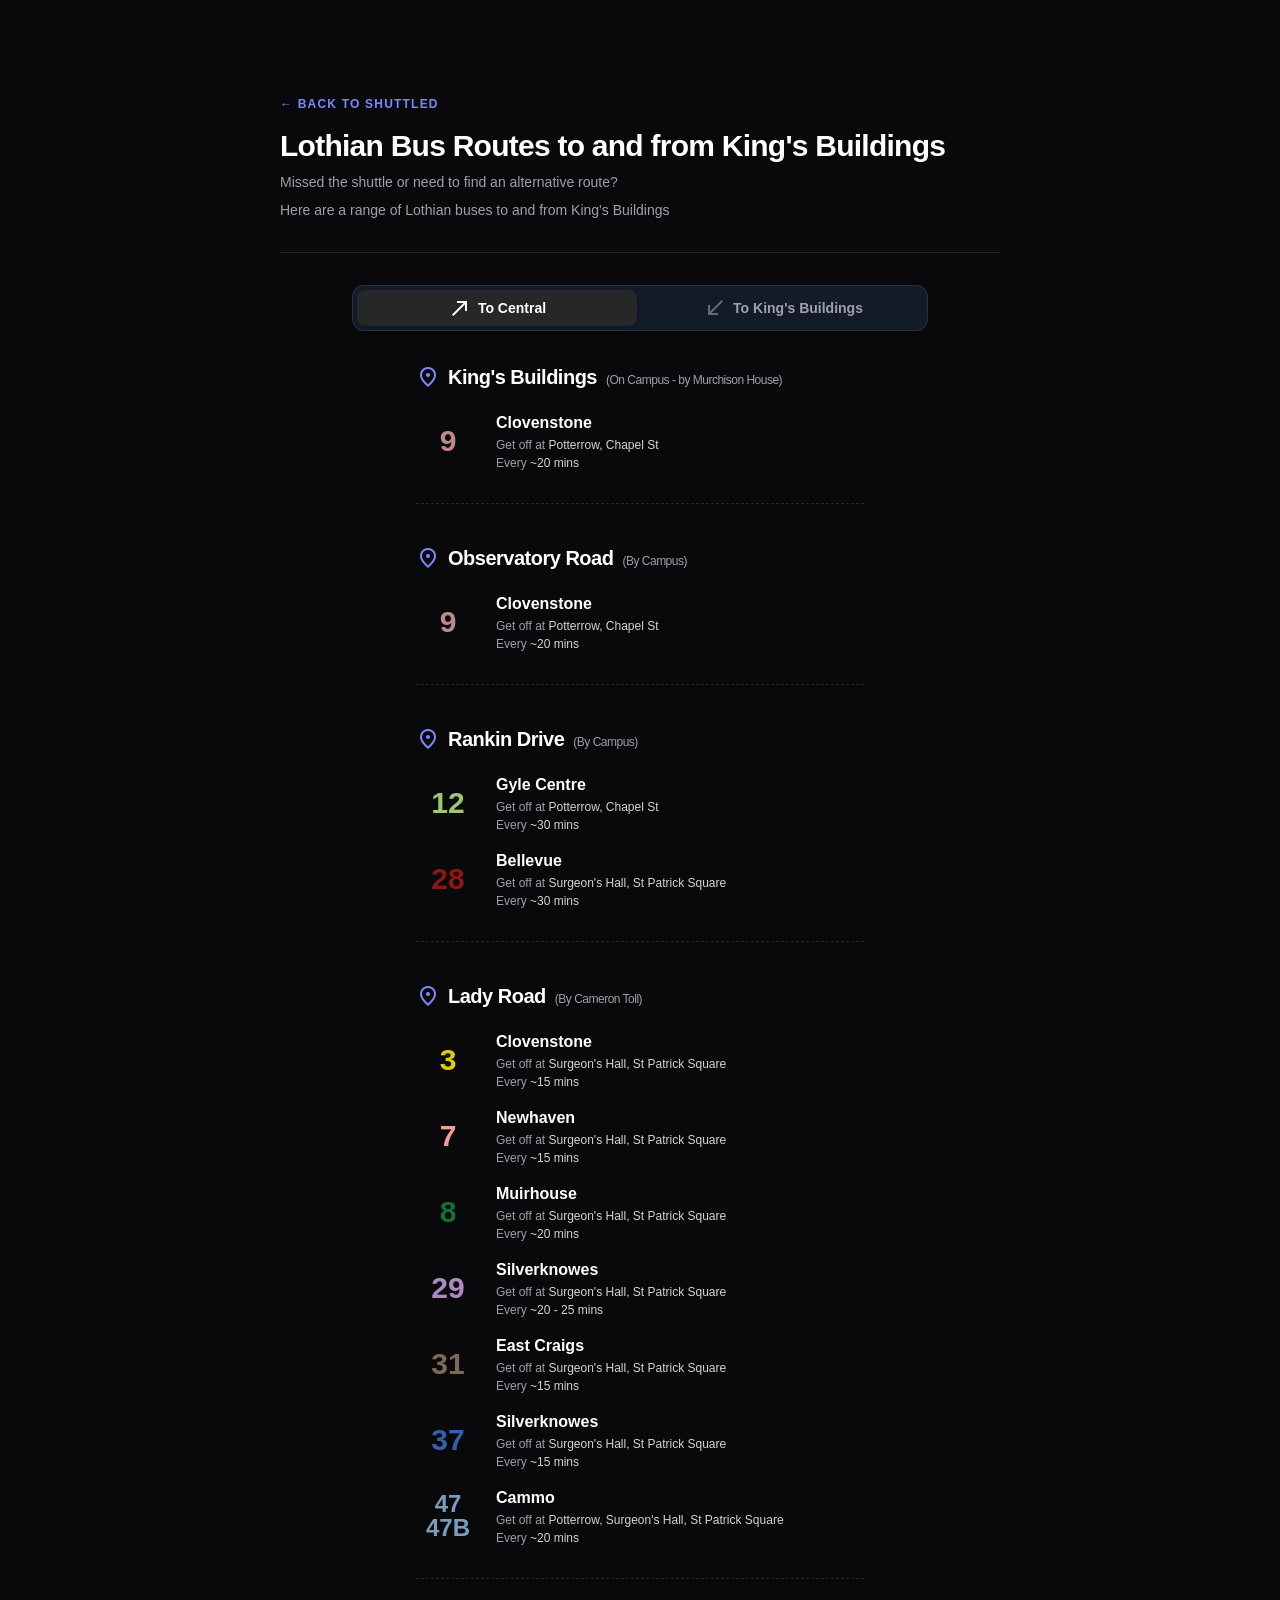
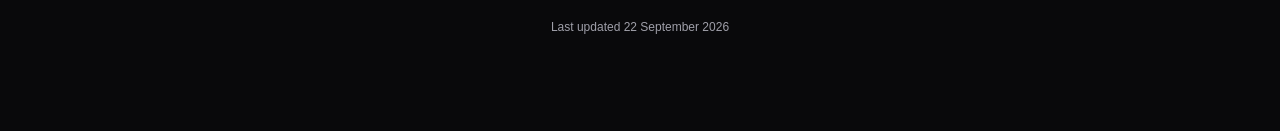
<file: buses.html>
<!DOCTYPE html>
<html lang="en" class="dark">

<head>
    <!-- Document metadata -->
    <meta charset="UTF-8">
    <meta name="viewport" content="width=device-width, initial-scale=1.0">
    <title>Bus Routes | ShuttlEd</title>

    <!-- SEO metadata -->
    <meta name="description"
        content="View all Lothian Bus routes departing from or heading to King's Buildings, Edinburgh.">
    <meta name="robots" content="index, follow">
    <link rel="canonical" href="https://jack6228.github.io/Next-Shuttle-Bus/routes.html">

    <!-- Favicons -->
    <link rel="icon" type="image/png" href="favicon/favicon-96x96.png" sizes="96x96" />
    <link rel="icon" type="image/svg+xml" href="favicon/favicon.svg" />
    <link rel="shortcut icon" href="favicon/favicon.ico" />
    <link rel="apple-touch-icon" sizes="180x180" href="favicon/apple-touch-icon.png" />
    <meta name="apple-mobile-web-app-title" content="ShuttlEd" />
    <link rel="manifest" href="favicon/site.webmanifest" />

    <!-- Google Material Symbols -->
    <link rel="stylesheet"
        href="https://fonts.googleapis.com/css2?family=Material+Symbols+Outlined:opsz,wght,FILL,GRAD@24,400,0,0" />

    <!-- Open Graph metadata -->
    <meta property="og:type" content="website">
    <meta property="og:url" content="https://jack6228.github.io/Next-Shuttle-Bus/routes.html">
    <meta property="og:title" content="Bus Routes | ShuttlEd">
    <meta property="og:description"
        content="View all Lothian Bus routes departing from or heading to King's Buildings, Edinburgh.">
    <meta property="og:image" content="https://jack6228.github.io/Next-Shuttle-Bus/favicon/favicon.png">
    <meta property="og:image:alt" content="ShuttlEd icon">
    <meta property="og:site_name" content="ShuttlEd">
    <meta property="og:locale" content="en_GB">

    <!-- Twitter/X cards -->
    <meta name="twitter:card" content="summary_large_image">
    <meta name="twitter:title" content="Bus Routes | ShuttlEd">
    <meta name="twitter:description"
        content="View all Lothian Bus routes departing from or heading to King's Buildings, Edinburgh.">
    <meta name="twitter:image" content="https://jack6228.github.io/Next-Shuttle-Bus/favicon/favicon.png">

    <!-- Browser theme colors -->
    <meta name="theme-color" content="#10b981" media="(prefers-color-scheme: light)">
    <meta name="theme-color" content="#0f172a" media="(prefers-color-scheme: dark)">

    <!-- Tailwind build output -->
    <link rel="stylesheet" href="output.css">
</head>

<body
    class="bg-zinc-50 text-zinc-800 dark:bg-zinc-950 dark:text-zinc-200 antialiased selection:bg-indigo-500 selection:text-white">

    <main class="max-w-3xl mx-auto px-6 py-16 md:py-24">

        <!-- Header -->
        <header class="mb-8 border-b border-zinc-200 dark:border-zinc-800 pb-8">
            <a href="index.html"
                class="text-xs font-semibold uppercase tracking-widest text-indigo-600 dark:text-indigo-400 hover:underline mb-4 block">← Back to ShuttlEd</a>
            <h1 class="text-3xl font-bold text-zinc-900 dark:text-white tracking-tight">Lothian Bus Routes to and from King's Buildings</h1>
            <p class="text-sm text-zinc-500 dark:text-zinc-400 mt-2">Missed the shuttle or need to find an alternative route? </p>
            <p class="text-sm text-zinc-500 dark:text-zinc-400 mt-2">Here are a range of Lothian buses to and from King's Buildings</p>
        </header>
        
        <!-- Content Container -->
        <div class="max-w-xl mx-auto space-y-10 text-sm leading-relaxed text-zinc-600 dark:text-zinc-400">
    
            <!-- Route Direction Toggle Bar -->
            <div
                class="mb-8 flex w-full rounded-xl border border-slate-200 bg-slate-900/5 p-1 shadow-sm backdrop-blur-sm dark:border-slate-700/60 dark:bg-slate-800/60 gap-1.5">
                <button id="btnFromKB" type="button"
                    class="flex flex-1 justify-center items-center gap-1.5 rounded-lg px-2.5 sm:px-3.5 py-1.5 text-xs sm:text-sm font-semibold transition-all duration-200 bg-white text-zinc-900 shadow-sm dark:bg-zinc-800 dark:text-white">
                    <span class="material-symbols-outlined text-base hidden sm:inline">north_east</span>
                    <span>To Central</span>
                </button>
                <button id="btnToKB" type="button"
                    class="flex flex-1 justify-center items-center gap-1.5 rounded-lg px-2.5 sm:px-3.5 py-1.5 text-xs sm:text-sm font-semibold transition-all duration-200 text-zinc-500 hover:text-zinc-900 dark:text-zinc-400 dark:hover:text-white">
                    <span class="material-symbols-outlined text-base opacity-60 hidden sm:inline">south_west</span>
                    <span>To King's Buildings</span>
                </button>
            </div>

            <!-- VIEW: FROM KING'S BUILDINGS -->
            <div id="viewFromKB" class="space-y-10 max-w-md mx-auto">

                <!-- Stop 1: King's Buildings -->
                <section class="border-b border-dashed border-zinc-300 dark:border-zinc-800 pb-8">

                    <div class="mb-5 flex items-center gap-4">
                        <div class="min-w-0 flex-1 space-y-0.5">
                            <h2
                                class="text-xl font-semibold tracking-tight text-zinc-900 dark:text-white flex items-center gap-2">
                                <span
                                    class="material-symbols-outlined text-indigo-400 dark:text-indigo-400">location_on</span>
                                <span>
                                    King's Buildings
                                    <span class="text-xs font-normal text-zinc-500 dark:text-zinc-400 ml-1">(On Campus -
                                        by Murchison House)</span>
                                </span>
                            </h2>
                        </div>
                        <!-- <a href="https://www.google.com/maps/dir/?api=1&destination=Max+Born+Crescent+Bus+Stop+Edinburgh"
                            target="_blank" rel="noopener noreferrer"
                            class="text-sm text-indigo-400 dark:text-indigo-400 hover:underline shrink-0 self-center">
                            Directions to Stop ↗
                        </a> -->
                    </div>

                    <ul class="space-y-4">
                        <li>
                            <div class="flex items-center gap-4">
                                <div
                                    class="w-16 shrink-0 text-center text-3xl font-bold text-[#BC8B89] dark:text-[#BC8B89]">
                                    9
                                </div>
                                <div class="min-w-0 flex-1 space-y-0.5">
                                    <h3 class="text-base font-semibold text-zinc-900 dark:text-white">
                                        Clovenstone
                                    </h3>
                                    <p class="text-xs text-zinc-700 dark:text-zinc-300 truncate">
                                        <strong class="font-medium text-zinc-500 dark:text-zinc-400">Get off at
                                        </strong>Potterrow, Chapel St
                                    </p>
                                    <p class="text-xs text-zinc-500 dark:text-zinc-400 truncate">
                                        Every <span class="font-medium text-zinc-700 dark:text-zinc-300">~20 mins</span>
                                    </p>
                                </div>
                                <!-- <a href="https://www.google.com/maps/dir/?api=1&destination=Max+Born+Crescent+Bus+Stop+Edinburgh"
                                    target="_blank" rel="noopener noreferrer"
                                    class="text-xs text-indigo-200 dark:text-indigo-200 hover:underline shrink-0 self-center">
                                    Full Route ↗
                                </a> -->
                            </div>
                        </li>
                    </ul>
                </section>

                <!-- Stop 2: Observatory Road -->
                <section class="border-b border-dashed border-zinc-300 dark:border-zinc-800 pb-8">
                    <div class="mb-5 flex items-center gap-4">
                        <div class="min-w-0 flex-1 space-y-0.5">
                            <h2
                                class="text-xl font-semibold tracking-tight text-zinc-900 dark:text-white flex items-center gap-2">
                                <span
                                    class="material-symbols-outlined text-indigo-400 dark:text-indigo-400">location_on</span>
                                <span>
                                    Observatory Road
                                    <span class="text-xs font-normal text-zinc-500 dark:text-zinc-400 ml-1">(By
                                        Campus)</span>
                                </span>
                            </h2>
                        </div>
                        <!-- <a href="https://www.google.com/maps/dir/?api=1&destination=Max+Born+Crescent+Bus+Stop+Edinburgh"
                            target="_blank" rel="noopener noreferrer"
                            class="text-sm text-indigo-400 dark:text-indigo-400 hover:underline shrink-0 self-center">
                            Directions to Stop ↗
                        </a> -->
                    </div>

                    <ul class="space-y-4">
                        <li>
                            <div class="flex items-center gap-4">
                                <div
                                    class="w-16 shrink-0 text-center text-3xl font-bold text-[#BC8B89] dark:text-[#BC8B89]">
                                    9
                                </div>
                                <div class="min-w-0 flex-1 space-y-0.5">
                                    <h3 class="text-base font-semibold text-zinc-900 dark:text-white">
                                        Clovenstone
                                    </h3>
                                    <p class="text-xs text-zinc-700 dark:text-zinc-300 truncate">
                                        <strong class="font-medium text-zinc-500 dark:text-zinc-400">Get off at
                                        </strong>Potterrow, Chapel St
                                    </p>
                                    <p class="text-xs text-zinc-500 dark:text-zinc-400 truncate">
                                        Every <span class="font-medium text-zinc-700 dark:text-zinc-300">~20 mins</span>
                                    </p>
                                </div>
                                <!-- <a href="https://www.google.com/maps/dir/?api=1&destination=Max+Born+Crescent+Bus+Stop+Edinburgh"
                                    target="_blank" rel="noopener noreferrer"
                                    class="text-xs text-indigo-200 dark:text-indigo-200 hover:underline shrink-0 self-center">
                                    Full Route ↗
                                </a> -->
                            </div>
                        </li>
                    </ul>
                </section>

                <!-- Stop 3: Rankin Drive -->
                <section class="border-b border-dashed border-zinc-300 dark:border-zinc-800 pb-8">
                    <div class="mb-5 flex items-center gap-4">
                        <div class="min-w-0 flex-1 space-y-0.5">
                            <h2
                                class="text-xl font-semibold tracking-tight text-zinc-900 dark:text-white flex items-center gap-2">
                                <span
                                    class="material-symbols-outlined text-indigo-400 dark:text-indigo-400">location_on</span>
                                <span>
                                    Rankin Drive
                                    <span class="text-xs font-normal text-zinc-500 dark:text-zinc-400 ml-1">(By
                                        Campus)</span>
                                </span>
                            </h2>
                        </div>
                        <!-- <a href="https://www.google.com/maps/dir/?api=1&destination=Max+Born+Crescent+Bus+Stop+Edinburgh"
                            target="_blank" rel="noopener noreferrer"
                            class="text-sm text-indigo-400 dark:text-indigo-400 hover:underline shrink-0 self-center">
                            Directions to Stop ↗
                        </a> -->
                    </div>

                    <ul class="space-y-4">

                        <li>
                            <div class="flex items-center gap-4">
                                <div
                                    class="w-16 shrink-0 text-center text-3xl font-bold text-[#9CC872] dark:text-[#9CC872]">
                                    12
                                </div>
                                <div class="min-w-0 flex-1 space-y-0.5">
                                    <h3 class="text-base font-semibold text-zinc-900 dark:text-white">
                                        Gyle Centre
                                    </h3>
                                    <p class="text-xs text-zinc-700 dark:text-zinc-300 truncate">
                                        <strong class="font-medium text-zinc-500 dark:text-zinc-400">Get off at
                                        </strong>Potterrow, Chapel St
                                    </p>
                                    <p class="text-xs text-zinc-500 dark:text-zinc-400 truncate">
                                        Every <span class="font-medium text-zinc-700 dark:text-zinc-300">~30 mins</span>
                                    </p>
                                </div>
                                <!-- <a href="https://www.google.com/maps/dir/?api=1&destination=Max+Born+Crescent+Bus+Stop+Edinburgh"
                                    target="_blank" rel="noopener noreferrer"
                                    class="text-xs text-indigo-200 dark:text-indigo-200 hover:underline shrink-0 self-center">
                                    Full Route ↗
                                </a> -->
                            </div>
                        </li>

                        <li>
                            <div class="flex items-center gap-4">
                                <div
                                    class="w-16 shrink-0 text-center text-3xl font-bold text-[#8C1713] dark:text-[#8C1713]">
                                    28
                                </div>
                                <div class="min-w-0 flex-1 space-y-0.5">
                                    <h3 class="text-base font-semibold text-zinc-900 dark:text-white">
                                        Bellevue
                                    </h3>
                                    <p class="text-xs text-zinc-700 dark:text-zinc-300 truncate">
                                        <strong class="font-medium text-zinc-500 dark:text-zinc-400">Get off at
                                        </strong>Surgeon's Hall, St Patrick Square
                                    </p>
                                    <p class="text-xs text-zinc-500 dark:text-zinc-400 truncate">
                                        Every <span class="font-medium text-zinc-700 dark:text-zinc-300">~30 mins</span>
                                    </p>
                                </div>
                                <!-- <a href="https://www.google.com/maps/dir/?api=1&destination=Max+Born+Crescent+Bus+Stop+Edinburgh"
                                    target="_blank" rel="noopener noreferrer"
                                    class="text-xs text-indigo-200 dark:text-indigo-200 hover:underline shrink-0 self-center">
                                    Full Route ↗
                                </a> -->
                            </div>
                        </li>

                    </ul>
                </section>

                <!-- Stop 4: Lady Road -->
                <section class="border-b border-dashed border-zinc-300 dark:border-zinc-800 pb-8">
                    <div class="mb-5 flex items-center gap-4">
                        <div class="min-w-0 flex-1 space-y-0.5">
                            <h2
                                class="text-xl font-semibold tracking-tight text-zinc-900 dark:text-white flex items-center gap-2">
                                <span
                                    class="material-symbols-outlined text-indigo-400 dark:text-indigo-400">location_on</span>
                                <span>
                                    Lady Road
                                    <span class="text-xs font-normal text-zinc-500 dark:text-zinc-400 ml-1">(By Cameron
                                        Toll)</span>
                                </span>
                            </h2>
                        </div>
                        <!-- <a href="https://www.google.com/maps/dir/?api=1&destination=Max+Born+Crescent+Bus+Stop+Edinburgh"
                            target="_blank" rel="noopener noreferrer"
                            class="text-sm text-indigo-400 dark:text-indigo-400 hover:underline shrink-0 self-center">
                            Directions to Stop ↗
                        </a> -->
                    </div>

                    <ul class="space-y-4">

                        <li>
                            <div class="flex items-center gap-4">
                                <div
                                    class="w-16 shrink-0 text-center text-3xl font-bold text-[#DECE00] dark:text-[#DECE00]">
                                    3
                                </div>
                                <div class="min-w-0 flex-1 space-y-0.5">
                                    <h3 class="text-base font-semibold text-zinc-900 dark:text-white">
                                        Clovenstone
                                    </h3>
                                    <p class="text-xs text-zinc-700 dark:text-zinc-300 truncate">
                                        <strong class="font-medium text-zinc-500 dark:text-zinc-400">Get off at
                                        </strong>Surgeon's Hall, St Patrick Square
                                    </p>
                                    <p class="text-xs text-zinc-500 dark:text-zinc-400 truncate">
                                        Every <span class="font-medium text-zinc-700 dark:text-zinc-300">~15 mins</span>
                                    </p>
                                </div>
                                <!-- <a href="https://www.google.com/maps/dir/?api=1&destination=Max+Born+Crescent+Bus+Stop+Edinburgh"
                                    target="_blank" rel="noopener noreferrer"
                                    class="text-xs text-indigo-200 dark:text-indigo-200 hover:underline shrink-0 self-center">
                                    Full Route ↗
                                </a> -->
                            </div>
                        </li>

                        <li>
                            <div class="flex items-center gap-4">
                                <div
                                    class="w-16 shrink-0 text-center text-3xl font-bold text-[#F29E94] dark:text-[#F29E94]">
                                    7
                                </div>
                                <div class="min-w-0 flex-1 space-y-0.5">
                                    <h3 class="text-base font-semibold text-zinc-900 dark:text-white">
                                        Newhaven
                                    </h3>
                                    <p class="text-xs text-zinc-700 dark:text-zinc-300 truncate">
                                        <strong class="font-medium text-zinc-500 dark:text-zinc-400">Get off at
                                        </strong>Surgeon's Hall, St Patrick Square
                                    </p>
                                    <p class="text-xs text-zinc-500 dark:text-zinc-400 truncate">
                                        Every <span class="font-medium text-zinc-700 dark:text-zinc-300">~15 mins</span>
                                    </p>
                                </div>
                                <!-- <a href="https://www.google.com/maps/dir/?api=1&destination=Max+Born+Crescent+Bus+Stop+Edinburgh"
                                    target="_blank" rel="noopener noreferrer"
                                    class="text-xs text-indigo-200 dark:text-indigo-200 hover:underline shrink-0 self-center">
                                    Full Route ↗
                                </a> -->
                            </div>
                        </li>

                        <li>
                            <div class="flex items-center gap-4">
                                <div
                                    class="w-16 shrink-0 text-center text-3xl font-bold text-[#117032] dark:text-[#117032]">
                                    8
                                </div>
                                <div class="min-w-0 flex-1 space-y-0.5">
                                    <h3 class="text-base font-semibold text-zinc-900 dark:text-white">
                                        Muirhouse
                                    </h3>
                                    <p class="text-xs text-zinc-700 dark:text-zinc-300 truncate">
                                        <strong class="font-medium text-zinc-500 dark:text-zinc-400">Get off at
                                        </strong>Surgeon's Hall, St
                                        Patrick Square
                                    </p>
                                    <p class="text-xs text-zinc-500 dark:text-zinc-400 truncate">
                                        Every <span class="font-medium text-zinc-700 dark:text-zinc-300">~20 mins</span>
                                    </p>
                                </div>
                                <!-- <a href="https://www.google.com/maps/dir/?api=1&destination=Max+Born+Crescent+Bus+Stop+Edinburgh"
                                    target="_blank" rel="noopener noreferrer"
                                    class="text-xs text-indigo-200 dark:text-indigo-200 hover:underline shrink-0 self-center">
                                    Full Route ↗
                                </a> -->
                            </div>
                        </li>

                        <li>
                            <div class="flex items-center gap-4">
                                <div
                                    class="w-16 shrink-0 text-center text-3xl font-bold text-[#AC8ABF] dark:text-[#AC8ABF]">
                                    29
                                </div>
                                <div class="min-w-0 flex-1 space-y-0.5">
                                    <h3 class="text-base font-semibold text-zinc-900 dark:text-white">
                                        Silverknowes
                                    </h3>
                                    <p class="text-xs text-zinc-700 dark:text-zinc-300 truncate">
                                        <strong class="font-medium text-zinc-500 dark:text-zinc-400">Get off at
                                        </strong>Surgeon's Hall, St
                                        Patrick Square
                                    </p>
                                    <p class="text-xs text-zinc-500 dark:text-zinc-400 truncate">
                                        Every <span class="font-medium text-zinc-700 dark:text-zinc-300">~20 - 25 mins</span>
                                    </p>
                                </div>
                                <!-- <a href="https://www.google.com/maps/dir/?api=1&destination=Max+Born+Crescent+Bus+Stop+Edinburgh"
                                    target="_blank" rel="noopener noreferrer"
                                    class="text-xs text-indigo-200 dark:text-indigo-200 hover:underline shrink-0 self-center">
                                    Full Route ↗
                                </a> -->
                            </div>
                        </li>

                        <li>
                            <div class="flex items-center gap-4">
                                <div
                                    class="w-16 shrink-0 text-center text-3xl font-bold text-[#7B6A58] dark:text-[#7B6A58]">
                                    31
                                </div>
                                <div class="min-w-0 flex-1 space-y-0.5">
                                    <h3 class="text-base font-semibold text-zinc-900 dark:text-white">
                                        East Craigs
                                    </h3>
                                    <p class="text-xs text-zinc-700 dark:text-zinc-300 truncate">
                                        <strong class="font-medium text-zinc-500 dark:text-zinc-400">Get off at
                                        </strong>Surgeon's Hall, St
                                        Patrick Square
                                    </p>
                                    <p class="text-xs text-zinc-500 dark:text-zinc-400 truncate">
                                        Every <span class="font-medium text-zinc-700 dark:text-zinc-300">~15 mins</span>
                                    </p>
                                </div>
                                <!-- <a href="https://www.google.com/maps/dir/?api=1&destination=Max+Born+Crescent+Bus+Stop+Edinburgh"
                                    target="_blank" rel="noopener noreferrer"
                                    class="text-xs text-indigo-200 dark:text-indigo-200 hover:underline shrink-0 self-center">
                                    Full Route ↗
                                </a> -->
                            </div>
                        </li>

                        <li>
                            <div class="flex items-center gap-4">
                                <div
                                    class="w-16 shrink-0 text-center text-3xl font-bold text-[#355FAA] dark:text-[#355FAA]">
                                    37
                                </div>
                                <div class="min-w-0 flex-1 space-y-0.5">
                                    <h3 class="text-base font-semibold text-zinc-900 dark:text-white">
                                        Silverknowes
                                    </h3>
                                    <p class="text-xs text-zinc-700 dark:text-zinc-300 truncate">
                                        <strong class="font-medium text-zinc-500 dark:text-zinc-400">Get off at
                                        </strong>Surgeon's Hall, St
                                        Patrick Square
                                    </p>
                                    <p class="text-xs text-zinc-500 dark:text-zinc-400 truncate">
                                        Every <span class="font-medium text-zinc-700 dark:text-zinc-300">~15 mins</span>
                                    </p>
                                </div>
                                <!-- <a href="https://www.google.com/maps/dir/?api=1&destination=Max+Born+Crescent+Bus+Stop+Edinburgh"
                                    target="_blank" rel="noopener noreferrer"
                                    class="text-xs text-indigo-200 dark:text-indigo-200 hover:underline shrink-0 self-center">
                                    Full Route ↗
                                </a> -->
                            </div>
                        </li>

                        <li>
                            <div class="flex items-center gap-4">
                                <div
                                    class="w-16 shrink-0 self-stretch flex flex-col items-center justify-center text-2xl leading-6 font-bold text-[#7B9CC0] dark:text-[#7B9CC0]">
                                    <span>47</span>
                                    <span>47B</span>
                                </div>
                                <div class="min-w-0 flex-1 space-y-0.5">
                                    <h3 class="text-base font-semibold text-zinc-900 dark:text-white">
                                        Cammo
                                    </h3>
                                    <p class="text-xs text-zinc-700 dark:text-zinc-300 truncate">
                                        <strong class="font-medium text-zinc-500 dark:text-zinc-400">Get off at
                                        </strong>Potterrow, Surgeon's Hall, St
                                        Patrick Square
                                    </p>
                                    <p class="text-xs text-zinc-500 dark:text-zinc-400 truncate">
                                        Every <span class="font-medium text-zinc-700 dark:text-zinc-300">~20 mins</span>
                                    </p>
                                </div>
                                <!-- <a href="https://www.google.com/maps/dir/?api=1&destination=Max+Born+Crescent+Bus+Stop+Edinburgh"
                                    target="_blank" rel="noopener noreferrer"
                                    class="text-xs text-indigo-200 dark:text-indigo-200 hover:underline shrink-0 self-center">
                                    Full Route ↗
                                </a> -->
                            </div>
                        </li>

                        <!-- <li>
                            <div class="flex items-center gap-4">
                                <div
                                    class="w-16 shrink-0 text-center text-3xl font-bold text-[#0C1436] dark:text-[#0C1436] bg-white">
                                    N3
                                </div>
                                <div class="min-w-0 flex-1 space-y-0.5">
                                    <h3 class="text-base font-semibold text-zinc-900 dark:text-white">
                                        Haymarket
                                    </h3>
                                    <p class="text-xs text-zinc-700 dark:text-zinc-300 truncate">
                                        <strong class="font-medium text-zinc-500 dark:text-zinc-400">Get off at
                                        </strong>Surgeon's Hall, St
                                        Patrick Square
                                    </p>
                                    <p class="text-xs text-zinc-500 dark:text-zinc-400 truncate">
                                        Every <span class="font-medium text-zinc-700 dark:text-zinc-300">10 mins</span>
                                    </p>
                                </div>
                            </div>
                        </li> -->

                        <!-- <li>
                            <div class="flex items-center gap-4">
                                <div
                                    class="w-16 shrink-0 text-center text-3xl font-bold text-[#0C1436] dark:text-[#0C1436] bg-white">
                                    N31
                                </div>
                                <div class="min-w-0 flex-1 space-y-0.5">
                                    <h3 class="text-base font-semibold text-zinc-900 dark:text-white">
                                        City Centre
                                    </h3>
                                    <p class="text-xs text-zinc-700 dark:text-zinc-300 truncate">
                                        <strong class="font-medium text-zinc-500 dark:text-zinc-400">Get off at
                                        </strong>Surgeon's Hall, St
                                        Patrick Square
                                    </p>
                                    <p class="text-xs text-zinc-500 dark:text-zinc-400 truncate">
                                        Every <span class="font-medium text-zinc-700 dark:text-zinc-300">10 mins</span>
                                    </p>
                                </div>
                            </div>
                        </li> -->

                    </ul>
                </section>

            </div>

            <!-- VIEW: TO KING'S BUILDINGS -->
            <div id="viewToKB" class="space-y-10 max-w-md mx-auto hidden">
                
                <!-- Stop 1: Lady Road -->
                <section class="border-b border-dashed border-zinc-300 dark:border-zinc-800 pb-8">
                    <div class="mb-5 flex items-center gap-4">
                        <div class="min-w-0 flex-1 space-y-0.5">
                            <h2
                                class="text-xl font-semibold tracking-tight text-zinc-900 dark:text-white flex items-center gap-2">
                                <span
                                    class="material-symbols-outlined text-indigo-400 dark:text-indigo-400">location_on</span>
                                <span>
                                    Potterrow or Chapel Street
                                    <span class="text-xs font-normal text-zinc-500 dark:text-zinc-400 ml-1"></span>
                                </span>
                            </h2>
                        </div>
                        <!-- <a href="https://www.google.com/maps/dir/?api=1&destination=Max+Born+Crescent+Bus+Stop+Edinburgh"
                            target="_blank" rel="noopener noreferrer"
                            class="text-sm text-indigo-400 dark:text-indigo-400 hover:underline shrink-0 self-center">
                            Directions to Stop ↗
                        </a> -->
                    </div>

                    <ul class="space-y-4">

                        <li>
                            <div class="flex items-center gap-4">
                                <div
                                    class="w-16 shrink-0 text-center text-3xl font-bold text-[#BC8B89] dark:text-[#BC8B89]">
                                    9
                                </div>
                                <div class="min-w-0 flex-1 space-y-0.5">
                                    <h3 class="text-base font-semibold text-zinc-900 dark:text-white">
                                        King's Buildings
                                    </h3>
                                    <p class="text-xs text-zinc-700 dark:text-zinc-300 truncate">
                                        <strong class="font-medium text-zinc-500 dark:text-zinc-400">Get off at
                                        </strong>Observatory
                                        Road, King's Buildings
                                    </p>
                                    <p class="text-xs text-zinc-500 dark:text-zinc-400 truncate">
                                        Every <span class="font-medium text-zinc-700 dark:text-zinc-300">~20 mins</span>
                                    </p>
                                </div>
                                <!-- <a href="https://www.google.com/maps/dir/?api=1&destination=Max+Born+Crescent+Bus+Stop+Edinburgh"
                                    target="_blank" rel="noopener noreferrer"
                                    class="text-xs text-indigo-200 dark:text-indigo-200 hover:underline shrink-0 self-center">
                                    Full Route ↗
                                </a> -->
                            </div>
                        </li>

                        <li>
                            <div class="flex items-center gap-4">
                                <div
                                    class="w-16 shrink-0 text-center text-3xl font-bold text-[#9CC872] dark:text-[#9CC872]">
                                    12
                                </div>
                                <div class="min-w-0 flex-1 space-y-0.5">
                                    <h3 class="text-base font-semibold text-zinc-900 dark:text-white">
                                        Portobello
                                    </h3>
                                    <p class="text-xs text-zinc-700 dark:text-zinc-300 truncate">
                                        <strong class="font-medium text-zinc-500 dark:text-zinc-400">Get off at
                                        </strong>Rankin Drive
                                    </p>
                                    <p class="text-xs text-zinc-500 dark:text-zinc-400 truncate">
                                        Every <span class="font-medium text-zinc-700 dark:text-zinc-300">~30 mins</span>
                                    </p>
                                </div>
                                <!-- <a href="https://www.google.com/maps/dir/?api=1&destination=Max+Born+Crescent+Bus+Stop+Edinburgh"
                                    target="_blank" rel="noopener noreferrer"
                                    class="text-xs text-indigo-200 dark:text-indigo-200 hover:underline shrink-0 self-center">
                                    Full Route ↗
                                </a> -->
                            </div>
                        </li>

                    </ul>
                </section>

                <!-- Stop 2: Surgeons' Hall or St Patrick Square -->
                <section class="border-b border-dashed border-zinc-300 dark:border-zinc-800 pb-8">
                    <div class="mb-5 flex items-center gap-4">
                        <div class="min-w-0 flex-1 space-y-0.5">
                            <h2
                                class="text-xl font-semibold tracking-tight text-zinc-900 dark:text-white flex items-center gap-2">
                                <span
                                    class="material-symbols-outlined text-indigo-400 dark:text-indigo-400">location_on</span>
                                <span>
                                    Surgeons' Hall or St Patrick Square
                                    <span class="text-xs font-normal text-zinc-500 dark:text-zinc-400 ml-1"></span>
                                </span>
                            </h2>
                        </div>
                        <!-- <a href="https://www.google.com/maps/dir/?api=1&destination=Max+Born+Crescent+Bus+Stop+Edinburgh"
                            target="_blank" rel="noopener noreferrer"
                            class="text-sm text-indigo-400 dark:text-indigo-400 hover:underline shrink-0 self-center">
                            Directions to Stop ↗
                        </a> -->
                    </div>

                    <ul class="space-y-4">

                        <li>
                            <div class="flex items-center gap-4">
                                <div
                                    class="w-16 shrink-0 text-center text-3xl font-bold text-[#DECE00] dark:text-[#DECE00]">
                                    3
                                </div>
                                <div class="min-w-0 flex-1 space-y-0.5">
                                    <h3 class="text-base font-semibold text-zinc-900 dark:text-white">
                                        Mayfield
                                    </h3>
                                    <p class="text-xs text-zinc-700 dark:text-zinc-300 truncate">
                                        <strong class="font-medium text-zinc-500 dark:text-zinc-400">Get off at
                                        </strong>Lady Road
                                    </p>
                                    <p class="text-xs text-zinc-500 dark:text-zinc-400 truncate">
                                        Every <span class="font-medium text-zinc-700 dark:text-zinc-300">~15 mins</span>
                                    </p>
                                </div>
                                <!-- <a href="https://www.google.com/maps/dir/?api=1&destination=Max+Born+Crescent+Bus+Stop+Edinburgh"
                                    target="_blank" rel="noopener noreferrer"
                                    class="text-xs text-indigo-200 dark:text-indigo-200 hover:underline shrink-0 self-center">
                                    Full Route ↗
                                </a> -->
                            </div>
                        </li>

                        <li>
                            <div class="flex items-center gap-4">
                                <div
                                    class="w-16 shrink-0 self-stretch flex flex-col items-center justify-center text-2xl leading-6 font-bold">
                                    <span class="text-[#F29E94] dark:text-[#F29E94]">7</span>
                                    <span class="text-[#117032] dark:text-[#117032]">8</span>
                                </div>
                                <div class="min-w-0 flex-1 space-y-0.5">
                                    <h3 class="text-base font-semibold text-zinc-900 dark:text-white">
                                        Royal Infirmary
                                    </h3>
                                    <p class="text-xs text-zinc-700 dark:text-zinc-300 truncate">
                                        <strong class="font-medium text-zinc-500 dark:text-zinc-400">Get off at
                                        </strong>Lady Road
                                    </p>
                                    <p class="text-xs text-zinc-500 dark:text-zinc-400 truncate">
                                        Every <span class="font-medium text-zinc-700 dark:text-zinc-300">~15-20 mins</span>
                                    </p>
                                </div>
                                <!-- <a href="https://www.google.com/maps/dir/?api=1&destination=Max+Born+Crescent+Bus+Stop+Edinburgh"
                                    target="_blank" rel="noopener noreferrer"
                                    class="text-xs text-indigo-200 dark:text-indigo-200 hover:underline shrink-0 self-center">
                                    Full Route ↗
                                </a> -->
                            </div>
                        </li>

                        <li>
                            <div class="flex items-center gap-4">
                                <div
                                    class="w-16 shrink-0 text-center text-3xl font-bold text-[#AC8ABF] dark:text-[#AC8ABF]">
                                    29
                                </div>
                                <div class="min-w-0 flex-1 space-y-0.5">
                                    <h3 class="text-base font-semibold text-zinc-900 dark:text-white">
                                        Gorebridge
                                    </h3>
                                    <p class="text-xs text-zinc-700 dark:text-zinc-300 truncate">
                                        <strong class="font-medium text-zinc-500 dark:text-zinc-400">Get off at
                                        </strong>Lady Road
                                    </p>
                                    <p class="text-xs text-zinc-500 dark:text-zinc-400 truncate">
                                        Every <span class="font-medium text-zinc-700 dark:text-zinc-300">~20 - 25 mins</span>
                                    </p>
                                </div>
                                <!-- <a href="https://www.google.com/maps/dir/?api=1&destination=Max+Born+Crescent+Bus+Stop+Edinburgh"
                                    target="_blank" rel="noopener noreferrer"
                                    class="text-xs text-indigo-200 dark:text-indigo-200 hover:underline shrink-0 self-center">
                                    Full Route ↗
                                </a> -->
                            </div>
                        </li>

                        <li>
                            <div class="flex items-center gap-4">
                                <div
                                    class="w-16 shrink-0 text-center text-3xl font-bold text-[#7B6A58] dark:text-[#7B6A58]">
                                    31
                                </div>
                                <div class="min-w-0 flex-1 space-y-0.5">
                                    <h3 class="text-base font-semibold text-zinc-900 dark:text-white">
                                        Bonnyrigg/Rosewell
                                    </h3>
                                    <p class="text-xs text-zinc-700 dark:text-zinc-300 truncate">
                                        <strong class="font-medium text-zinc-500 dark:text-zinc-400">Get off at
                                        </strong>Lady Road
                                    </p>
                                    <p class="text-xs text-zinc-500 dark:text-zinc-400 truncate">
                                        Every <span class="font-medium text-zinc-700 dark:text-zinc-300">~15 mins</span>
                                    </p>
                                </div>
                                <!-- <a href="https://www.google.com/maps/dir/?api=1&destination=Max+Born+Crescent+Bus+Stop+Edinburgh"
                                    target="_blank" rel="noopener noreferrer"
                                    class="text-xs text-indigo-200 dark:text-indigo-200 hover:underline shrink-0 self-center">
                                    Full Route ↗
                                </a> -->
                            </div>
                        </li>

                        <li>
                            <div class="flex items-center gap-4">
                                <div
                                    class="w-16 shrink-0 text-center text-3xl font-bold text-[#355FAA] dark:text-[#355FAA]">
                                    37
                                </div>
                                <div class="min-w-0 flex-1 space-y-0.5">
                                    <h3 class="text-base font-semibold text-zinc-900 dark:text-white">
                                        Penicuik Deanburn/Easter Bush
                                    </h3>
                                    <p class="text-xs text-zinc-700 dark:text-zinc-300 truncate">
                                        <strong class="font-medium text-zinc-500 dark:text-zinc-400">Get off at
                                        </strong>Lady Road
                                    </p>
                                    <p class="text-xs text-zinc-500 dark:text-zinc-400 truncate">
                                        Every <span class="font-medium text-zinc-700 dark:text-zinc-300">~15 mins</span>
                                    </p>
                                </div>
                                <!-- <a href="https://www.google.com/maps/dir/?api=1&destination=Max+Born+Crescent+Bus+Stop+Edinburgh"
                                    target="_blank" rel="noopener noreferrer"
                                    class="text-xs text-indigo-200 dark:text-indigo-200 hover:underline shrink-0 self-center">
                                    Full Route ↗
                                </a> -->
                            </div>
                        </li>

                        <!-- <li>
                            <div class="flex items-center gap-4">
                                <div
                                    class="w-16 shrink-0 text-center text-3xl font-bold text-[#0C1436] dark:text-[#0C1436] bg-white">
                                    N3
                                </div>
                                <div class="min-w-0 flex-1 space-y-0.5">
                                    <h3 class="text-base font-semibold text-zinc-900 dark:text-white">
                                        Gorebridge
                                    </h3>
                                    <p class="text-xs text-zinc-700 dark:text-zinc-300 truncate">
                                        <strong class="font-medium text-zinc-500 dark:text-zinc-400">Get off at
                                        </strong>Lady Road
                                    </p>
                                    <p class="text-xs text-zinc-500 dark:text-zinc-400 truncate">
                                        Every <span class="font-medium text-zinc-700 dark:text-zinc-300">10 mins</span>
                                    </p>
                                </div>
                            </div>
                        </li> -->

                        <!-- <li>
                            <div class="flex items-center gap-4">
                                <div
                                    class="w-16 shrink-0 text-center text-3xl font-bold text-[#0C1436] dark:text-[#0C1436] bg-white">
                                    N31
                                </div>
                                <div class="min-w-0 flex-1 space-y-0.5">
                                    <h3 class="text-base font-semibold text-zinc-900 dark:text-white">
                                        Bonnyrigg
                                    </h3>
                                    <p class="text-xs text-zinc-700 dark:text-zinc-300 truncate">
                                        <strong class="font-medium text-zinc-500 dark:text-zinc-400">Get off at
                                        </strong>Lady Road
                                    </p>
                                    <p class="text-xs text-zinc-500 dark:text-zinc-400 truncate">
                                        Every <span class="font-medium text-zinc-700 dark:text-zinc-300">10 mins</span>
                                    </p>
                                </div>
                            </div>
                        </li> -->

                    </ul>
                </section>

                <!-- Stop 4: Surgeons' Hall or St Patrick Square or Potterrow -->
                <section class="border-b border-dashed border-zinc-300 dark:border-zinc-800 pb-8">
                    <div class="mb-5 flex items-center gap-4">
                        <div class="min-w-0 flex-1 space-y-0.5">
                            <h2
                                class="text-xl font-semibold tracking-tight text-zinc-900 dark:text-white flex items-center gap-2">
                                <span
                                    class="material-symbols-outlined text-indigo-400 dark:text-indigo-400">location_on</span>
                                <span>
                                    Surgeons' Hall, St Patrick Square or Potterrow
                                    <span class="text-xs font-normal text-zinc-500 dark:text-zinc-400 ml-1"></span>
                                </span>
                            </h2>
                        </div>
                        <!-- <a href="https://www.google.com/maps/dir/?api=1&destination=Max+Born+Crescent+Bus+Stop+Edinburgh"
                            target="_blank" rel="noopener noreferrer"
                            class="text-sm text-indigo-400 dark:text-indigo-400 hover:underline shrink-0 self-center">
                            Directions to Stop ↗
                        </a> -->
                    </div>

                    <ul class="space-y-4">

                        <li>
                            <div class="flex items-center gap-4">
                                <div
                                    class="w-16 shrink-0 self-stretch flex flex-col items-center justify-center text-2xl leading-6 font-bold text-[#7B9CC0] dark:text-[#7B9CC0]">
                                    <span>47</span>
                                    <span>47B</span>
                                </div>
                                <div class="min-w-0 flex-1 space-y-0.5">
                                    <h3 class="text-base font-semibold text-zinc-900 dark:text-white">
                                        Penicuik Ladywood
                                    </h3>
                                    <p class="text-xs text-zinc-700 dark:text-zinc-300 truncate">
                                        <strong class="font-medium text-zinc-500 dark:text-zinc-400">Get off at
                                        </strong>Lady Road
                                    </p>
                                    <p class="text-xs text-zinc-500 dark:text-zinc-400 truncate">
                                        Every <span class="font-medium text-zinc-700 dark:text-zinc-300">~20 mins</span>
                                    </p>
                                </div>
                                <!-- <a href="https://www.google.com/maps/dir/?api=1&destination=Max+Born+Crescent+Bus+Stop+Edinburgh"
                                    target="_blank" rel="noopener noreferrer"
                                    class="text-xs text-indigo-200 dark:text-indigo-200 hover:underline shrink-0 self-center">
                                    Full Route ↗
                                </a> -->
                            </div>
                        </li>

                    </ul>
                </section>

                <!-- Stop 3: Surgeons' Hall or Chapel Street -->
                <section class="border-b border-dashed border-zinc-300 dark:border-zinc-800 pb-8">
                    <div class="mb-5 flex items-center gap-4">
                        <div class="min-w-0 flex-1 space-y-0.5">
                            <h2
                                class="text-xl font-semibold tracking-tight text-zinc-900 dark:text-white flex items-center gap-2">
                                <span
                                    class="material-symbols-outlined text-indigo-400 dark:text-indigo-400">location_on</span>
                                <span>
                                    Surgeons' Hall or Chapel Street
                                    <span class="text-xs font-normal text-zinc-500 dark:text-zinc-400 ml-1"></span>
                                </span>
                            </h2>
                        </div>
                        <!-- <a href="https://www.google.com/maps/dir/?api=1&destination=Max+Born+Crescent+Bus+Stop+Edinburgh"
                            target="_blank" rel="noopener noreferrer"
                            class="text-sm text-indigo-400 dark:text-indigo-400 hover:underline shrink-0 self-center">
                            Directions to Stop ↗
                        </a> -->
                    </div>

                    <ul class="space-y-4">

                        <li>
                            <div class="flex items-center gap-4">
                                <div
                                    class="w-16 shrink-0 text-center text-3xl font-bold text-[#8C1713] dark:text-[#8C1713]">
                                    28
                                </div>
                                <div class="min-w-0 flex-1 space-y-0.5">
                                    <h3 class="text-base font-semibold text-zinc-900 dark:text-white">
                                        Bellevue
                                    </h3>
                                    <p class="text-xs text-zinc-700 dark:text-zinc-300 truncate">
                                        <strong class="font-medium text-zinc-500 dark:text-zinc-400">Get off at
                                        </strong>Rankin Drive
                                    </p>
                                    <p class="text-xs text-zinc-500 dark:text-zinc-400 truncate">
                                        Every <span class="font-medium text-zinc-700 dark:text-zinc-300">~30 mins</span>
                                    </p>
                                </div>
                                <!-- <a href="https://www.google.com/maps/dir/?api=1&destination=Max+Born+Crescent+Bus+Stop+Edinburgh"
                                    target="_blank" rel="noopener noreferrer"
                                    class="text-xs text-indigo-200 dark:text-indigo-200 hover:underline shrink-0 self-center">
                                    Full Route ↗
                                </a> -->
                            </div>
                        </li>

                    </ul>
                </section>

            </div>

        <!-- Add simple footer for last updated -->
         <footer class="mt-10 text-center text-xs text-zinc-500 dark:text-zinc-400">
            <p>Last updated 22 September 2026</p>

        </div>

    </main>

    <!-- Toggle Script -->
    <script>
        const btnFromKB = document.getElementById('btnFromKB');
        const btnToKB = document.getElementById('btnToKB');
        const viewFromKB = document.getElementById('viewFromKB');
        const viewToKB = document.getElementById('viewToKB');

        const activeClasses = ['bg-white', 'text-zinc-900', 'shadow-sm', 'dark:bg-zinc-800', 'dark:text-white'];
        const inactiveClasses = ['text-zinc-500', 'hover:text-zinc-900', 'dark:text-zinc-400', 'dark:hover:text-white'];

        // Optional visitor counter integration
        (async function initVisitorCounters() {
            const namespace = 'jack6228.github.io';
            const totalKey = 'connecting-buses-total';
            // Daily key resets automatically each day
            const todayDate = new Date().toISOString().slice(0, 10);
            const todayKey = `connecting-buses-${todayDate}`;
            try {
                // Increment total hits
                const totalRes = await fetch(`https://abacus.jasoncameron.dev/hit/${namespace}/${totalKey}`);
                const totalData = await totalRes.json();
                // Increment today's hits
                const todayRes = await fetch(`https://abacus.jasoncameron.dev/hit/${namespace}/${todayKey}`);
                const todayData = await todayRes.json();
            } catch (error) {
                console.error('Failed to update visitor counts:', error);
            }
        })();

        btnFromKB.addEventListener('click', () => {
            // Activate From KB
            btnFromKB.classList.add(...activeClasses);
            btnFromKB.classList.remove(...inactiveClasses);
            btnToKB.classList.add(...inactiveClasses);
            btnToKB.classList.remove(...activeClasses);

            // Show Content
            viewFromKB.classList.remove('hidden');
            viewToKB.classList.add('hidden');
        });

        btnToKB.addEventListener('click', () => {
            // Activate To KB
            btnToKB.classList.add(...activeClasses);
            btnToKB.classList.remove(...inactiveClasses);
            btnFromKB.classList.add(...inactiveClasses);
            btnFromKB.classList.remove(...activeClasses);

            // Show Content
            viewToKB.classList.remove('hidden');
            viewFromKB.classList.add('hidden');
        });
    </script>

</body>

</html>
</file>
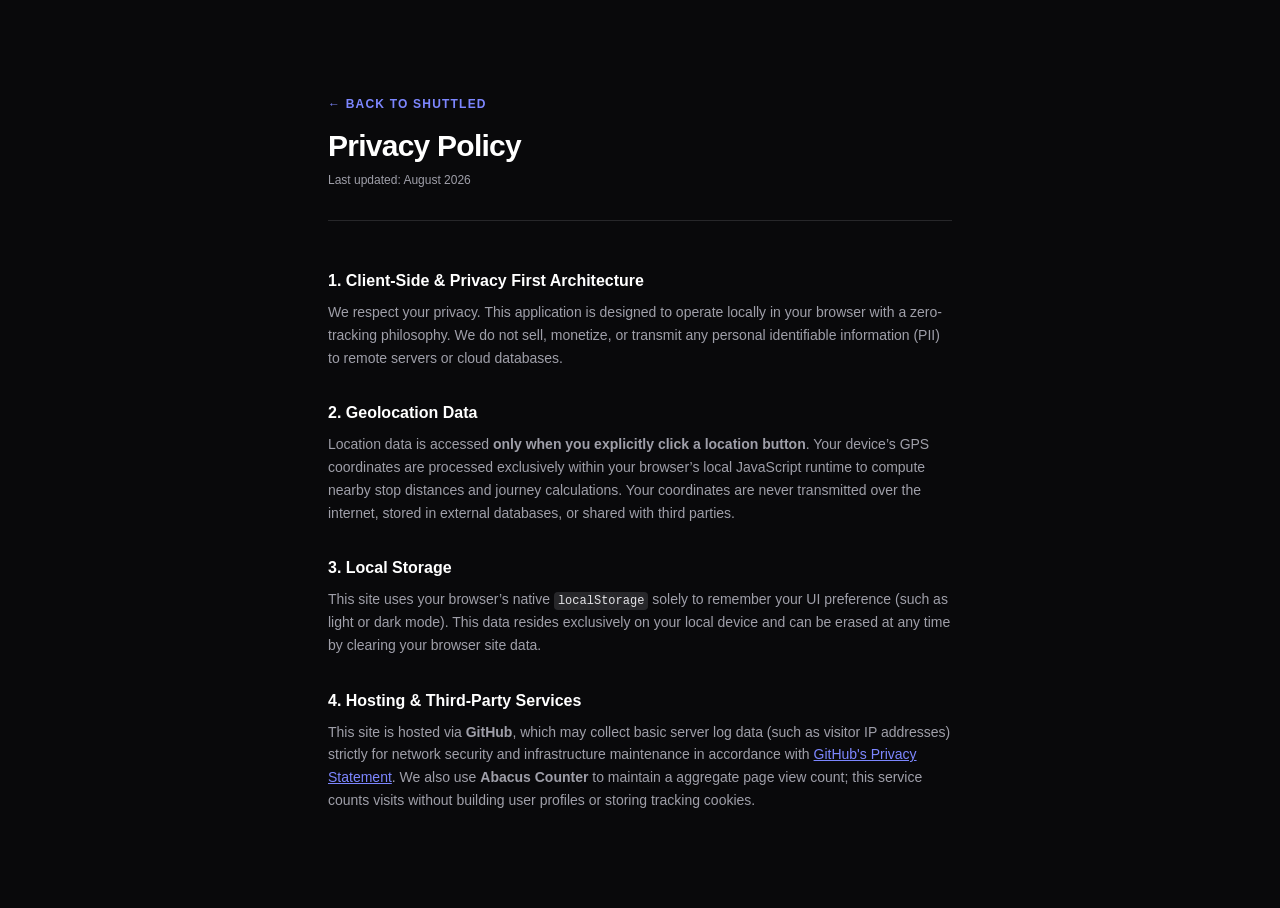
<file: privacy.html>
<!DOCTYPE html>
<html lang="en" class="dark">
<head>
    <!-- Document metadata -->
    <meta charset="UTF-8">
    <meta name="viewport" content="width=device-width, initial-scale=1.0">
    <title>Privacy Policy | ShuttlEd</title>

    <!-- SEO metadata -->
    <meta name="description" content="Read the ShuttlEd privacy policy, including geolocation handling, localStorage usage, and hosting details.">
    <meta name="robots" content="index, follow">
    <link rel="canonical" href="https://jack6228.github.io/Next-Shuttle-Bus/privacy.html">

    <!-- Favicons -->
    <link rel="icon" type="image/png" href="favicon/favicon-96x96.png" sizes="96x96" />
    <link rel="icon" type="image/svg+xml" href="favicon/favicon.svg" />
    <link rel="shortcut icon" href="favicon/favicon.ico" />
    <link rel="apple-touch-icon" sizes="180x180" href="favicon/apple-touch-icon.png" />
    <meta name="apple-mobile-web-app-title" content="ShuttlEd" />
    <link rel="manifest" href="favicon/site.webmanifest" />

    <!-- Open Graph metadata -->
    <meta property="og:type" content="website">
    <meta property="og:url" content="https://jack6228.github.io/Next-Shuttle-Bus/privacy.html">
    <meta property="og:title" content="Privacy Policy | ShuttlEd">
    <meta property="og:description" content="Read the ShuttlEd privacy policy, including geolocation handling, localStorage usage, and hosting details.">
    <meta property="og:image" content="https://jack6228.github.io/Next-Shuttle-Bus/favicon/favicon.png">
    <meta property="og:image:alt" content="ShuttlEd icon">
    <meta property="og:site_name" content="ShuttlEd">
    <meta property="og:locale" content="en_GB">

    <!-- Twitter/X cards -->
    <meta name="twitter:card" content="summary_large_image">
    <meta name="twitter:title" content="Privacy Policy | ShuttlEd">
    <meta name="twitter:description" content="Read the ShuttlEd privacy policy, including geolocation handling, localStorage usage, and hosting details.">
    <meta name="twitter:image" content="https://jack6228.github.io/Next-Shuttle-Bus/favicon/favicon.png">

    <!-- Browser theme colors -->
    <meta name="theme-color" content="#10b981" media="(prefers-color-scheme: light)">
    <meta name="theme-color" content="#0f172a" media="(prefers-color-scheme: dark)">

    <!-- Tailwind build output -->
    <link rel="stylesheet" href="output.css">
</head>
<body class="bg-zinc-50 text-zinc-800 dark:bg-zinc-950 dark:text-zinc-200 antialiased selection:bg-indigo-500 selection:text-white">

    <main class="max-w-2xl mx-auto px-6 py-16 md:py-24">
        
        <!-- Header -->
        <header class="mb-12 border-b border-zinc-200 dark:border-zinc-800 pb-8">
            <a href="index.html" class="text-xs font-semibold uppercase tracking-widest text-indigo-600 dark:text-indigo-400 hover:underline mb-4 block">← Back to ShuttlEd</a>
            <h1 class="text-3xl font-bold text-zinc-900 dark:text-white tracking-tight">Privacy Policy</h1>
            <p class="text-xs text-zinc-500 dark:text-zinc-400 mt-2">Last updated: August 2026</p>
        </header>

        <!-- Content -->
        <div class="space-y-8 text-sm leading-relaxed text-zinc-600 dark:text-zinc-400">
            
            <section>
                <h2 class="text-base font-semibold text-zinc-900 dark:text-white mb-2">1. Client-Side & Privacy First Architecture
                </h2>
                <p>We respect your privacy. This application is designed to operate locally in your browser with a zero-tracking
                    philosophy. We do not sell, monetize, or transmit any personal identifiable information (PII) to remote servers
                    or cloud databases.</p>
            </section>
            
            <section>
                <h2 class="text-base font-semibold text-zinc-900 dark:text-white mb-2">2. Geolocation Data</h2>
                <p>Location data is accessed <strong>only when you explicitly click a location button</strong>. Your device’s GPS
                    coordinates are processed exclusively within your browser’s local JavaScript runtime to compute nearby stop
                    distances and journey calculations. Your coordinates are never transmitted over the internet, stored in external
                    databases, or shared with third parties.</p>
            </section>
            
            <section>
                <h2 class="text-base font-semibold text-zinc-900 dark:text-white mb-2">3. Local Storage</h2>
                <p>This site uses your browser’s native <code
                        class="text-xs font-mono bg-zinc-200 dark:bg-zinc-800 text-zinc-900 dark:text-zinc-200 px-1 py-0.5 rounded">localStorage</code>
                    solely to remember your UI preference (such as light or dark mode). This data resides exclusively on your local
                    device and can be erased at any time by clearing your browser site data.</p>
            </section>
            
            <section>
                <h2 class="text-base font-semibold text-zinc-900 dark:text-white mb-2">4. Hosting & Third-Party Services</h2>
                <p>This site is hosted via <strong>GitHub</strong>, which may collect basic server log data (such as visitor
                    IP addresses) strictly for network security and infrastructure maintenance in accordance with <a
                        href="https://docs.github.com/en/site-policy/privacy-policies/github-general-privacy-statement"
                        target="_blank" rel="noopener noreferrer" class="underline text-indigo-500 dark:text-indigo-400">GitHub's
                        Privacy Statement</a>. We also use <strong>Abacus Counter</strong> to maintain a aggregate page view count;
                    this service counts visits without building user profiles or storing tracking cookies.</p>
            </section>
            
        </div>

    </main>

</body>
</html>
</file>
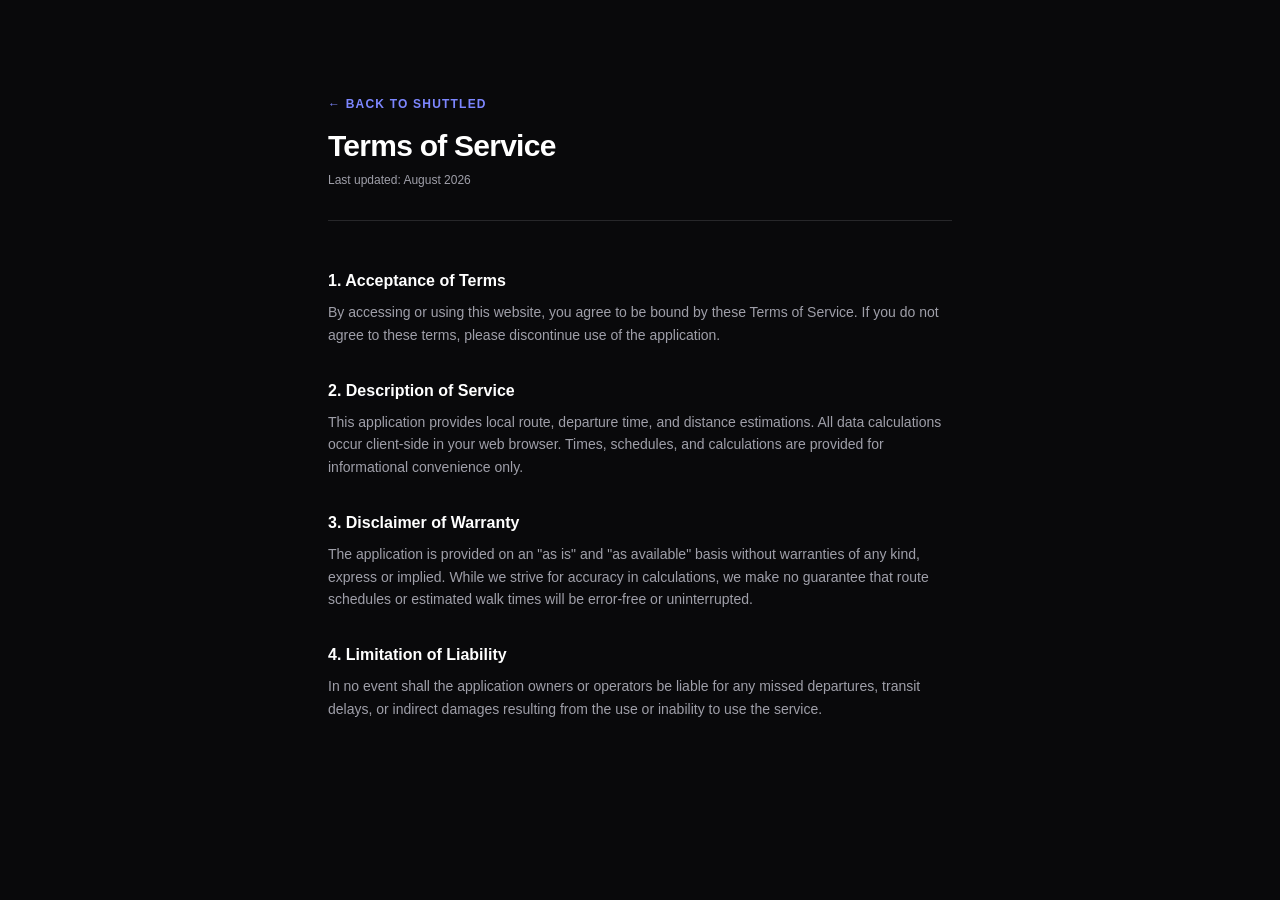
<file: terms.html>
<!DOCTYPE html>
<html lang="en" class="dark">
<head>
    <!-- Document metadata -->
    <meta charset="UTF-8">
    <meta name="viewport" content="width=device-width, initial-scale=1.0">
    <title>Terms of Service | ShuttlEd</title>

    <!-- SEO metadata -->
    <meta name="description" content="Read the ShuttlEd terms of service for usage conditions, disclaimers, and liability information.">
    <meta name="robots" content="index, follow">
    <link rel="canonical" href="https://jack6228.github.io/Next-Shuttle-Bus/terms.html">

    <!-- Favicons -->
    <link rel="icon" type="image/png" href="favicon/favicon-96x96.png" sizes="96x96" />
    <link rel="icon" type="image/svg+xml" href="favicon/favicon.svg" />
    <link rel="shortcut icon" href="favicon/favicon.ico" />
    <link rel="apple-touch-icon" sizes="180x180" href="favicon/apple-touch-icon.png" />
    <meta name="apple-mobile-web-app-title" content="ShuttlEd" />
    <link rel="manifest" href="favicon/site.webmanifest" />

    <!-- Open Graph metadata -->
    <meta property="og:type" content="website">
    <meta property="og:url" content="https://jack6228.github.io/Next-Shuttle-Bus/terms.html">
    <meta property="og:title" content="Terms of Service | ShuttlEd">
    <meta property="og:description" content="Read the ShuttlEd terms of service for usage conditions, disclaimers, and liability information.">
    <meta property="og:image" content="https://jack6228.github.io/Next-Shuttle-Bus/favicon/favicon.png">
    <meta property="og:image:alt" content="ShuttlEd icon">
    <meta property="og:site_name" content="ShuttlEd">
    <meta property="og:locale" content="en_GB">

    <!-- Twitter/X cards -->
    <meta name="twitter:card" content="summary_large_image">
    <meta name="twitter:title" content="Terms of Service | ShuttlEd">
    <meta name="twitter:description" content="Read the ShuttlEd terms of service for usage conditions, disclaimers, and liability information.">
    <meta name="twitter:image" content="https://jack6228.github.io/Next-Shuttle-Bus/favicon/favicon.png">

    <!-- Browser theme colors -->
    <meta name="theme-color" content="#10b981" media="(prefers-color-scheme: light)">
    <meta name="theme-color" content="#0f172a" media="(prefers-color-scheme: dark)">

    <!-- Tailwind build output -->
    <!-- Use compiled CSS -->
    <link rel="stylesheet" href="output.css">
</head>
<body class="bg-zinc-50 text-zinc-800 dark:bg-zinc-950 dark:text-zinc-200 antialiased selection:bg-indigo-500 selection:text-white">

    <main class="max-w-2xl mx-auto px-6 py-16 md:py-24">
        
        <!-- Header -->
        <header class="mb-12 border-b border-zinc-200 dark:border-zinc-800 pb-8">
            <a href="index.html" class="text-xs font-semibold uppercase tracking-widest text-indigo-600 dark:text-indigo-400 hover:underline mb-4 block">← Back to ShuttlEd</a>
            <h1 class="text-3xl font-bold text-zinc-900 dark:text-white tracking-tight">Terms of Service</h1>
            <p class="text-xs text-zinc-500 dark:text-zinc-400 mt-2">Last updated: August 2026</p>
        </header>

        <!-- Content -->
        <div class="space-y-8 text-sm leading-relaxed text-zinc-600 dark:text-zinc-400">
            
            <section>
                <h2 class="text-base font-semibold text-zinc-900 dark:text-white mb-2">1. Acceptance of Terms</h2>
                <p>By accessing or using this website, you agree to be bound by these Terms of Service. If you do not agree to these terms, please discontinue use of the application.</p>
            </section>

            <section>
                <h2 class="text-base font-semibold text-zinc-900 dark:text-white mb-2">2. Description of Service</h2>
                <p>This application provides local route, departure time, and distance estimations. All data calculations occur client-side in your web browser. Times, schedules, and calculations are provided for informational convenience only.</p>
            </section>

            <section>
                <h2 class="text-base font-semibold text-zinc-900 dark:text-white mb-2">3. Disclaimer of Warranty</h2>
                <p>The application is provided on an "as is" and "as available" basis without warranties of any kind, express or implied. While we strive for accuracy in calculations, we make no guarantee that route schedules or estimated walk times will be error-free or uninterrupted.</p>
            </section>

            <section>
                <h2 class="text-base font-semibold text-zinc-900 dark:text-white mb-2">4. Limitation of Liability</h2>
                <p>In no event shall the application owners or operators be liable for any missed departures, transit delays, or indirect damages resulting from the use or inability to use the service.</p>
            </section>

        </div>

    </main>

</body>
</html>
</file>
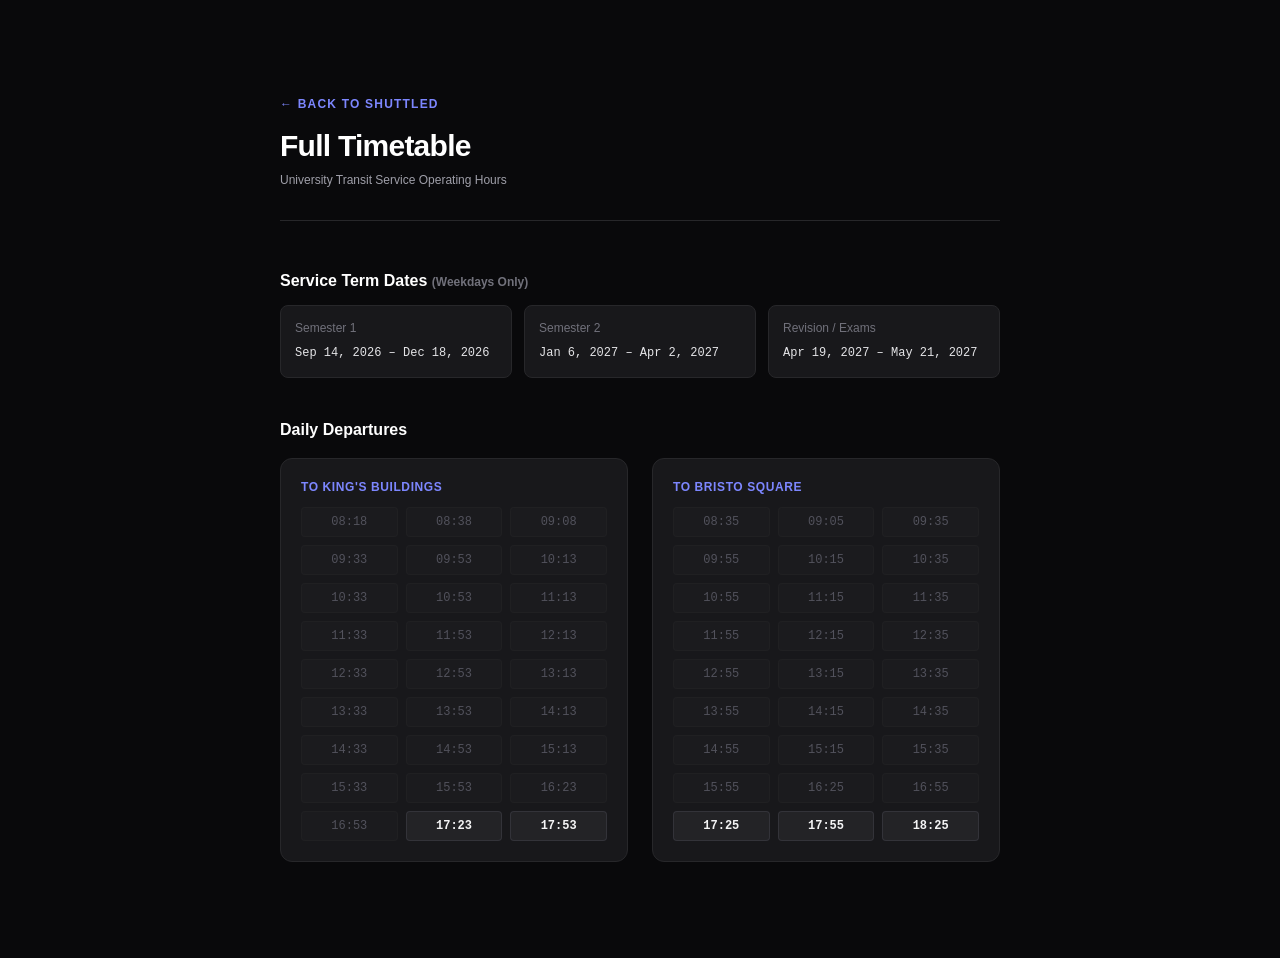
<file: timetable.html>
<!DOCTYPE html>
<html lang="en" class="dark">

<head>
    <!-- Document metadata -->
    <meta charset="UTF-8">
    <meta name="viewport" content="width=device-width, initial-scale=1.0">
    <title>Full Timetable | ShuttlEd</title>

    <!-- SEO metadata -->
    <meta name="description" content="View the full University of Edinburgh shuttle timetable, including term dates and weekday departure times.">
    <meta name="robots" content="index, follow">
    <link rel="canonical" href="https://jack6228.github.io/Next-Shuttle-Bus/timetable.html">

    <!-- Favicons -->
    <link rel="icon" type="image/png" href="favicon/favicon-96x96.png" sizes="96x96" />
    <link rel="icon" type="image/svg+xml" href="favicon/favicon.svg" />
    <link rel="shortcut icon" href="favicon/favicon.ico" />
    <link rel="apple-touch-icon" sizes="180x180" href="favicon/apple-touch-icon.png" />
    <meta name="apple-mobile-web-app-title" content="ShuttlEd" />
    <link rel="manifest" href="favicon/site.webmanifest" />

    <!-- Open Graph metadata -->
    <meta property="og:type" content="website">
    <meta property="og:url" content="https://jack6228.github.io/Next-Shuttle-Bus/timetable.html">
    <meta property="og:title" content="Full Timetable | ShuttlEd">
    <meta property="og:description" content="View the full University of Edinburgh shuttle timetable, including term dates and weekday departure times.">
    <meta property="og:image" content="https://jack6228.github.io/Next-Shuttle-Bus/favicon/favicon.png">
    <meta property="og:image:alt" content="ShuttlEd icon">
    <meta property="og:site_name" content="ShuttlEd">
    <meta property="og:locale" content="en_GB">

    <!-- Twitter/X cards -->
    <meta name="twitter:card" content="summary_large_image">
    <meta name="twitter:title" content="Full Timetable | ShuttlEd">
    <meta name="twitter:description" content="View the full University of Edinburgh shuttle timetable, including term dates and weekday departure times.">
    <meta name="twitter:image" content="https://jack6228.github.io/Next-Shuttle-Bus/favicon/favicon.png">

    <!-- Browser theme colors -->
    <meta name="theme-color" content="#10b981" media="(prefers-color-scheme: light)">
    <meta name="theme-color" content="#0f172a" media="(prefers-color-scheme: dark)">

    <!-- Tailwind build output -->
    <link rel="stylesheet" href="output.css">
</head>

<body
    class="bg-zinc-50 text-zinc-800 dark:bg-zinc-950 dark:text-zinc-200 antialiased selection:bg-indigo-500 selection:text-white">

    <main class="max-w-3xl mx-auto px-6 py-16 md:py-24">

        <!-- Header -->
        <header class="mb-12 border-b border-zinc-200 dark:border-zinc-800 pb-8">
            <a href="index.html"
                class="text-xs font-semibold uppercase tracking-widest text-indigo-600 dark:text-indigo-400 hover:underline mb-4 block">←
                Back to ShuttlEd</a>
            <h1 class="text-3xl font-bold text-zinc-900 dark:text-white tracking-tight">Full Timetable</h1>
            <p class="text-xs text-zinc-500 dark:text-zinc-400 mt-2">University Transit Service Operating Hours</p>
        </header>

        <!-- Content -->
        <div class="space-y-10 text-sm leading-relaxed text-zinc-600 dark:text-zinc-400">

            <!-- Operating Term Dates Section -->
            <section>
                <h2 class="text-base font-semibold text-zinc-900 dark:text-white mb-3">
                    Service Term Dates <span class="text-xs text-zinc-400 dark:text-zinc-500">(Weekdays Only)</span>
                </h2>
                <div class="grid grid-cols-1 sm:grid-cols-3 gap-3">
                    <div class="p-3.5 rounded-lg border border-zinc-200 dark:border-zinc-800 bg-white dark:bg-zinc-900">
                        <span class="block text-xs text-zinc-400 dark:text-zinc-500 mb-1">Semester 1</span>
                        <span class="text-xs font-mono font-medium text-zinc-800 dark:text-zinc-200">Sep 14, 2026 – Dec
                            18, 2026</span>
                    </div>
                    <div class="p-3.5 rounded-lg border border-zinc-200 dark:border-zinc-800 bg-white dark:bg-zinc-900">
                        <span class="block text-xs text-zinc-400 dark:text-zinc-500 mb-1">Semester 2</span>
                        <span class="text-xs font-mono font-medium text-zinc-800 dark:text-zinc-200">Jan 6, 2027 – Apr
                            2, 2027</span>
                    </div>
                    <div class="p-3.5 rounded-lg border border-zinc-200 dark:border-zinc-800 bg-white dark:bg-zinc-900">
                        <span class="block text-xs text-zinc-400 dark:text-zinc-500 mb-1">Revision / Exams</span>
                        <span class="text-xs font-mono font-medium text-zinc-800 dark:text-zinc-200">Apr 19, 2027 – May
                            21, 2027</span>
                    </div>
                </div>
            </section>

            <!-- Departure Schedules Section -->
            <section>
                <h2 class="text-base font-semibold text-zinc-900 dark:text-white mb-4">Daily Departures</h2>

                <div class="grid grid-cols-1 md:grid-cols-2 gap-6">
                    <!-- Central to KB -->
                    <div class="border border-zinc-200 dark:border-zinc-800 rounded-xl p-5 bg-white dark:bg-zinc-900">
                        <h3
                            class="text-xs font-semibold uppercase tracking-wider text-indigo-600 dark:text-indigo-400 mb-3 flex items-center justify-between">
                            <span>To King's Buildings</span>
                        </h3>
                        <div id="routeBKContainer" class="grid grid-cols-3 gap-2 text-center font-mono text-xs"></div>
                    </div>

                    <!-- KB to Central -->
                    <div class="border border-zinc-200 dark:border-zinc-800 rounded-xl p-5 bg-white dark:bg-zinc-900">
                        <h3
                            class="text-xs font-semibold uppercase tracking-wider text-indigo-600 dark:text-indigo-400 mb-3 flex items-center justify-between">
                            <span>To Bristo Square</span>
                        </h3>
                        <div id="routeKBContainer" class="grid grid-cols-3 gap-2 text-center font-mono text-xs"></div>
                    </div>
                </div>
            </section>

        </div>

    </main>

    <!-- External Shared Data Script -->
    <script src="schedule-data.js"></script>

    <!-- Renderer Script -->
    <script>
        document.addEventListener('DOMContentLoaded', () => {
                const now = new Date();

                // Optional visitor counter integration
                (async function initVisitorCounters() {
                    const namespace = 'jack6228.github.io';
                    const totalKey = 'timetable-total';
                    // Daily key resets automatically each day
                    const todayDate = new Date().toISOString().slice(0, 10);
                    const todayKey = `timetable-${todayDate}`;
                    try {
                        // Increment total hits
                        const totalRes = await fetch(`https://abacus.jasoncameron.dev/hit/${namespace}/${totalKey}`);
                        const totalData = await totalRes.json();
                        // Increment today's hits
                        const todayRes = await fetch(`https://abacus.jasoncameron.dev/hit/${namespace}/${todayKey}`);
                        const todayData = await todayRes.json();
                    } catch (error) {
                        console.error('Failed to update visitor counts:', error);
                    }
                })();

                // Debugging: set custom date for testing
                // const now = new Date('2026-10-13T14:30:00'); // Example: Oct 15, 2026, 2:30 PM

                const dayOfWeek = now.getDay(); // 0 = Sun, 1 = Mon, ..., 5 = Fri, 6 = Sat
                const isWeekday = dayOfWeek >= 1 && dayOfWeek <= 5;

                // Check if current date falls within any active term date range
                const isTermActive = routeDates.some(({ start, end }) => now >= start && now <= end);

                // Active tracking applies only if it's a weekday during a term
                const isServiceActiveToday = isWeekday && isTermActive;

                const currentMinutes = now.getHours() * 60 + now.getMinutes();

                const renderTimes = (dataArray, containerId) => {
                    const container = document.getElementById(containerId);

                    if (!container || !dataArray) return;

                    container.innerHTML = dataArray.map(item => {
                        const [hours, minutes] = item.departure.split(':').map(Number);
                        const departureMinutes = hours * 60 + minutes;

                        const isPast = isServiceActiveToday && departureMinutes < currentMinutes;

                        // Style past times in muted gray; active/future times with full contrast
                        const styleClass = isPast
                            ? 'bg-zinc-100/50 dark:bg-zinc-800/30 text-zinc-400 dark:text-zinc-600 border-zinc-200/30 dark:border-zinc-800/40 decoration-zinc-400/50 dark:decoration-zinc-600/50'
                            : 'bg-zinc-100 dark:bg-zinc-800/80 text-zinc-800 dark:text-zinc-100 border-zinc-200 dark:border-zinc-700/60 font-semibold';

                        return `
                        <div class="py-1.5 px-2 rounded border transition-colors ${styleClass}">
                            ${item.departure}
                        </div>
                    `;
                    }).join('');
                };

                renderTimes(routeBKTimes, 'routeBKContainer');
                renderTimes(routeKBTimes, 'routeKBContainer');
            });
        </script>
</body>
</html>
</file>
